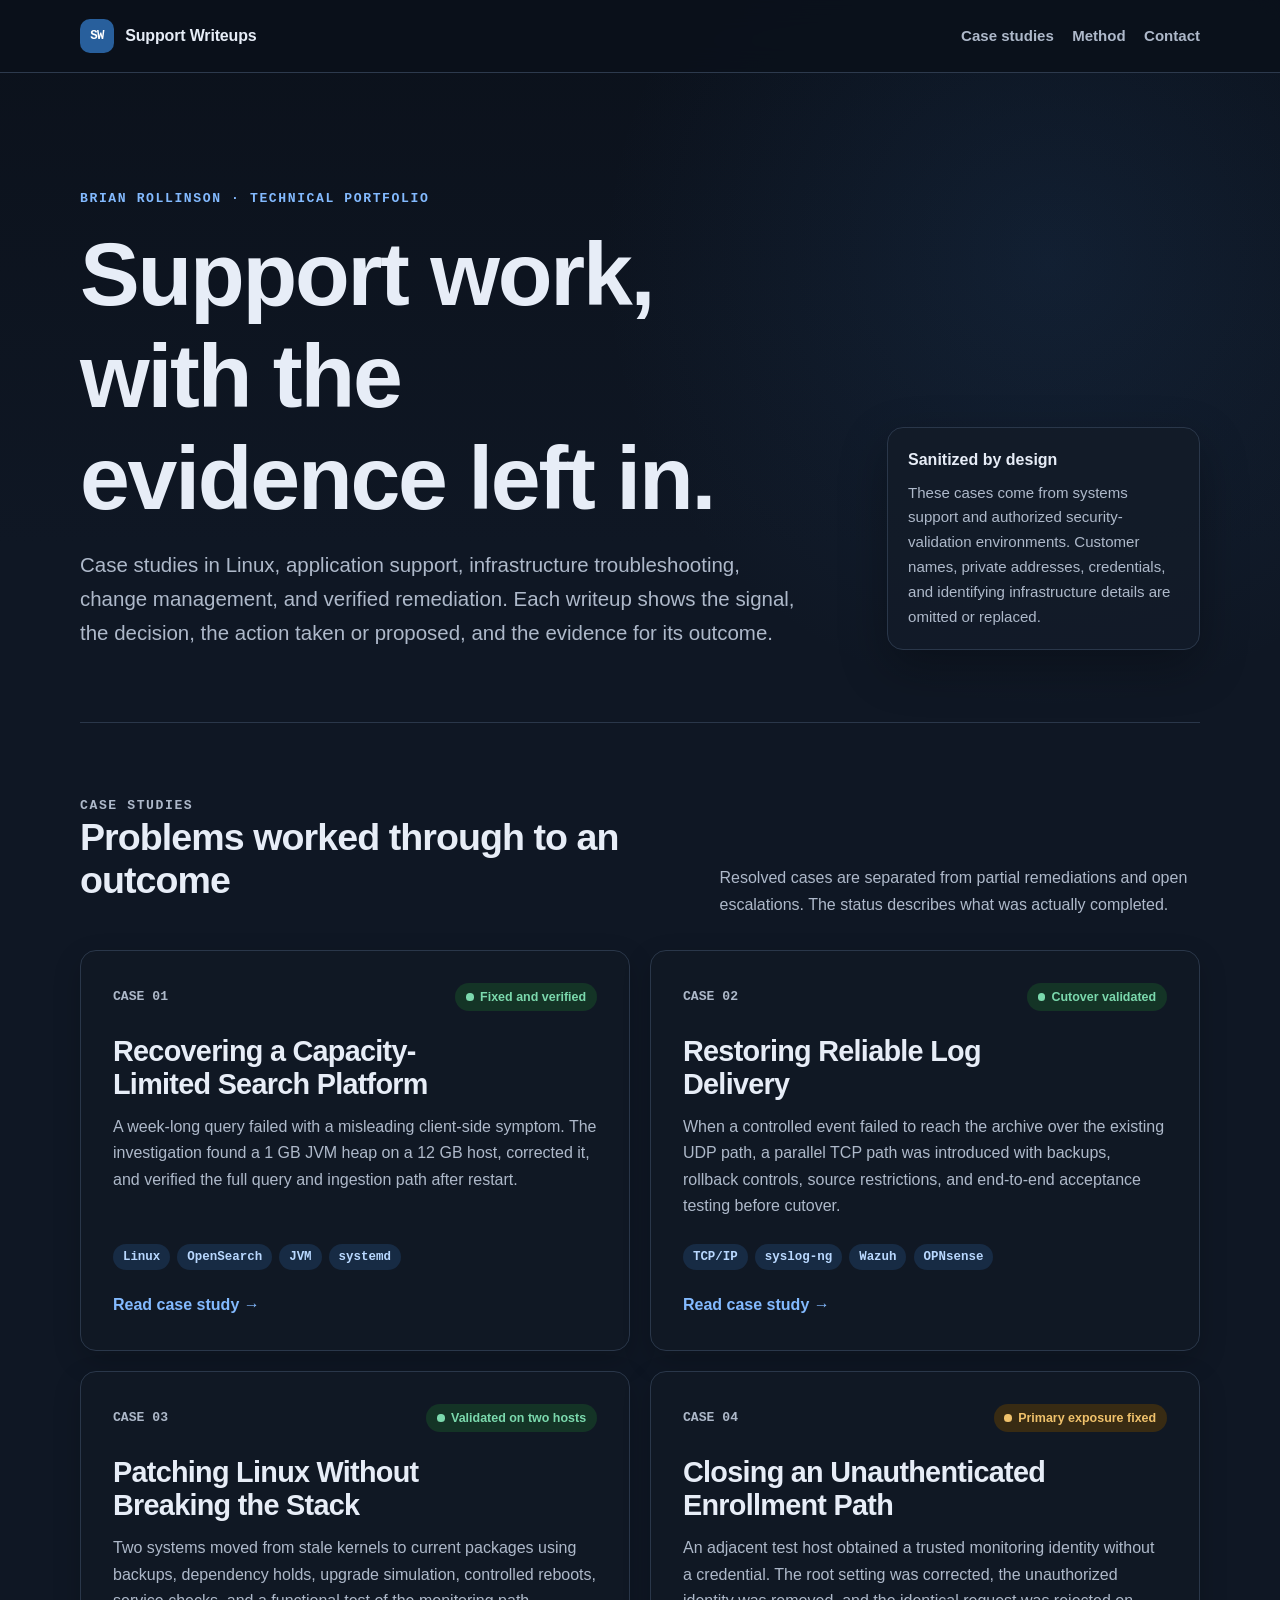
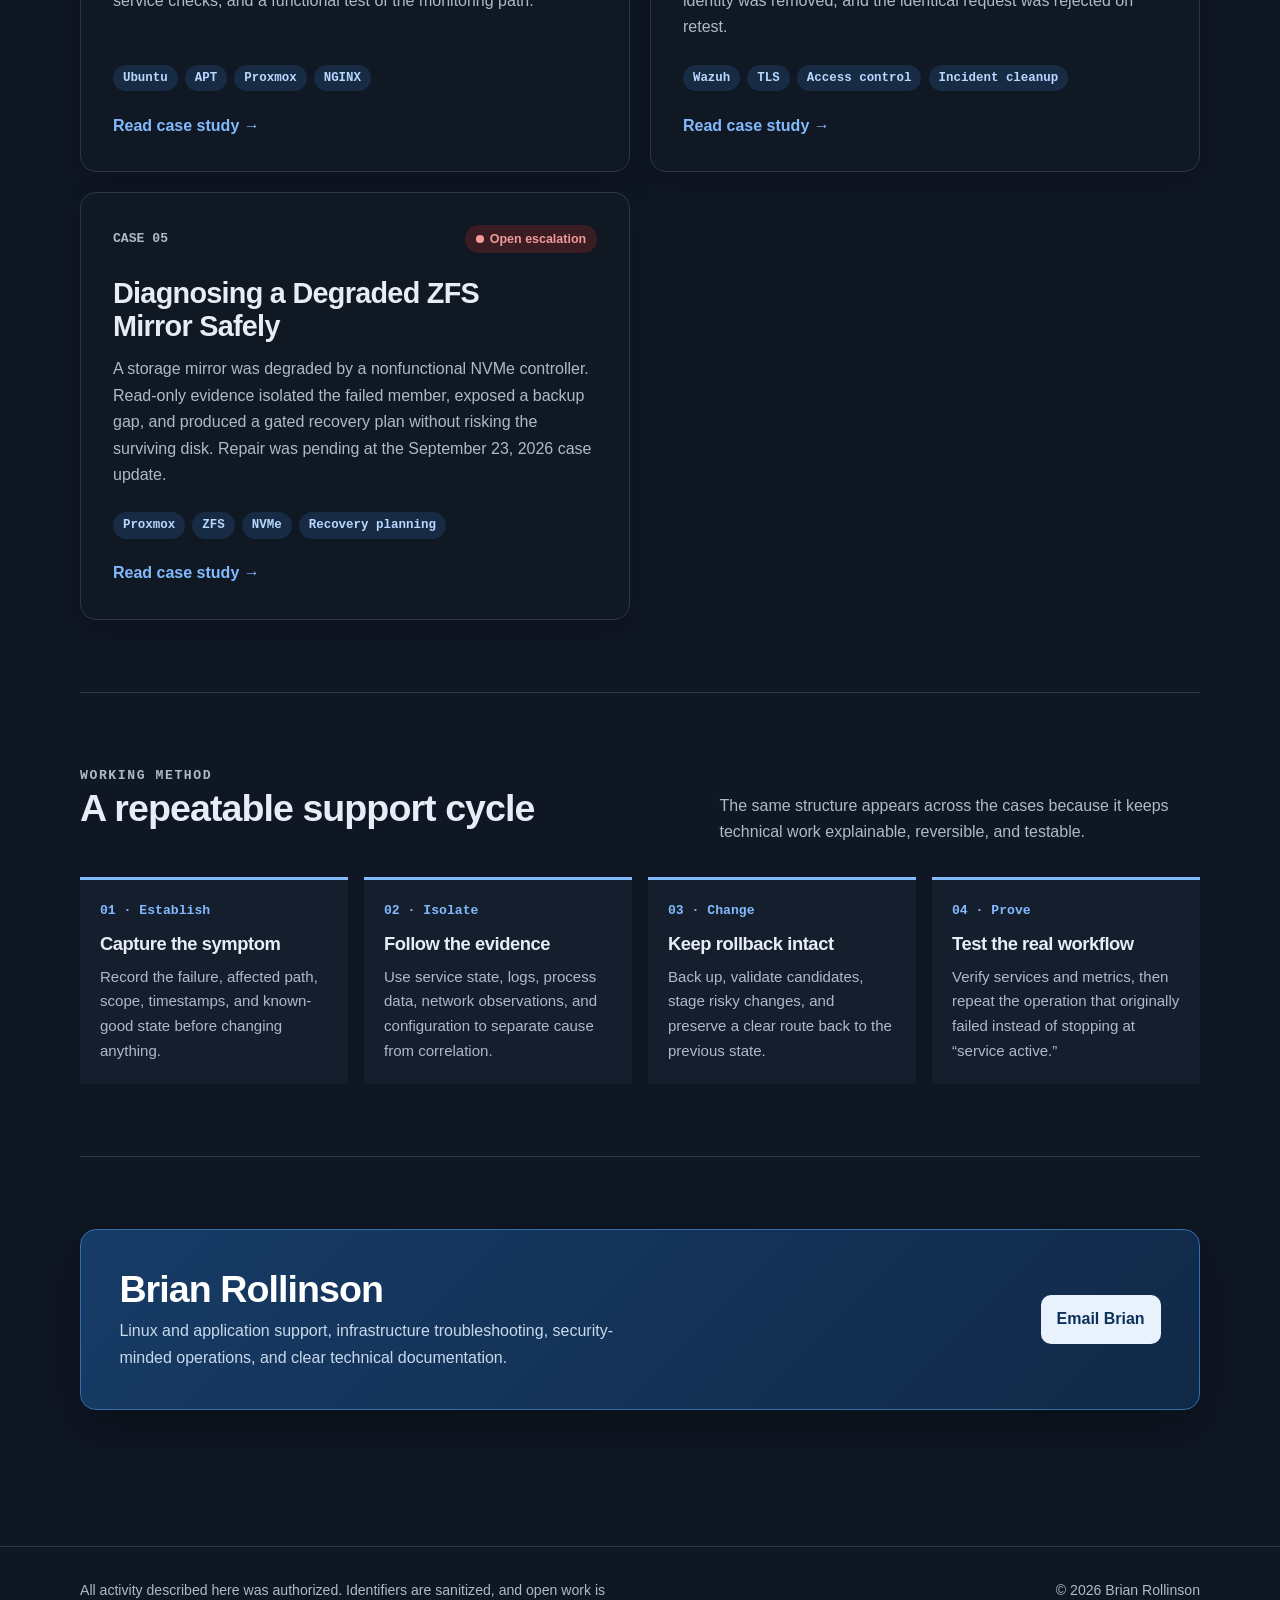
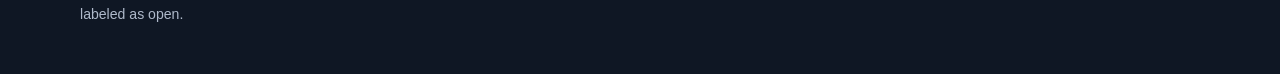
<file: index.html>
<!doctype html>
<html lang="en">
<head>
  <meta charset="utf-8">
  <meta name="viewport" content="width=device-width, initial-scale=1">
  <meta name="description" content="Sanitized technical case studies in Linux, application support, infrastructure troubleshooting, and verified remediation by Brian Rollinson.">
  <title>Support Writeups | Brian Rollinson</title>
  <link rel="icon" type="image/svg+xml" href="favicon.svg">
  <link rel="stylesheet" href="styles.css">
</head>
<body>
  <a class="skip-link" href="#main">Skip to content</a>
  <header class="site-header">
    <nav class="nav" aria-label="Primary navigation">
      <a class="brand" href="index.html" aria-current="page">
        <span class="brand-mark" aria-hidden="true">SW</span>
        <span>Support Writeups</span>
      </a>
      <div class="nav-links">
        <a href="#cases">Case studies</a>
        <a href="#method">Method</a>
        <a href="mailto:brianrolly@icloud.com">Contact</a>
      </div>
    </nav>
  </header>

  <main id="main" class="page">
    <section class="hero" aria-labelledby="hero-title">
      <div>
        <p class="eyebrow">Brian Rollinson · Technical Portfolio</p>
        <h1 id="hero-title">Support work, with the evidence left in.</h1>
        <p class="lede">Case studies in Linux, application support, infrastructure troubleshooting, change management, and verified remediation. Each writeup shows the signal, the decision, the action taken or proposed, and the evidence for its outcome.</p>
      </div>
      <aside class="hero-note" aria-label="Portfolio scope">
        <strong>Sanitized by design</strong>
        <p>These cases come from systems support and authorized security-validation environments. Customer names, private addresses, credentials, and identifying infrastructure details are omitted or replaced.</p>
      </aside>
    </section>

    <section id="cases" class="section" aria-labelledby="cases-title">
      <div class="section-heading">
        <div>
          <p class="eyebrow">Case studies</p>
          <h2 id="cases-title">Problems worked through to an outcome</h2>
        </div>
        <p>Resolved cases are separated from partial remediations and open escalations. The status describes what was actually completed.</p>
      </div>

      <div class="case-grid">
        <a class="case-card" href="indexer-capacity-recovery.html">
          <div class="card-top">
            <span class="case-number">CASE 01</span>
            <span class="status resolved">Fixed and verified</span>
          </div>
          <h3>Recovering a Capacity-Limited Search Platform</h3>
          <p>A week-long query failed with a misleading client-side symptom. The investigation found a 1 GB JVM heap on a 12 GB host, corrected it, and verified the full query and ingestion path after restart.</p>
          <div class="tag-list" aria-label="Technologies">
            <span class="tag">Linux</span>
            <span class="tag">OpenSearch</span>
            <span class="tag">JVM</span>
            <span class="tag">systemd</span>
          </div>
          <span class="read-more">Read case study →</span>
        </a>

        <a class="case-card" href="reliable-log-delivery.html">
          <div class="card-top">
            <span class="case-number">CASE 02</span>
            <span class="status resolved">Cutover validated</span>
          </div>
          <h3>Restoring Reliable Log Delivery</h3>
          <p>When a controlled event failed to reach the archive over the existing UDP path, a parallel TCP path was introduced with backups, rollback controls, source restrictions, and end-to-end acceptance testing before cutover.</p>
          <div class="tag-list" aria-label="Technologies">
            <span class="tag">TCP/IP</span>
            <span class="tag">syslog-ng</span>
            <span class="tag">Wazuh</span>
            <span class="tag">OPNsense</span>
          </div>
          <span class="read-more">Read case study →</span>
        </a>

        <a class="case-card" href="linux-patching-without-service-loss.html">
          <div class="card-top">
            <span class="case-number">CASE 03</span>
            <span class="status resolved">Validated on two hosts</span>
          </div>
          <h3>Patching Linux Without Breaking the Stack</h3>
          <p>Two systems moved from stale kernels to current packages using backups, dependency holds, upgrade simulation, controlled reboots, service checks, and a functional test of the monitoring path.</p>
          <div class="tag-list" aria-label="Technologies">
            <span class="tag">Ubuntu</span>
            <span class="tag">APT</span>
            <span class="tag">Proxmox</span>
            <span class="tag">NGINX</span>
          </div>
          <span class="read-more">Read case study →</span>
        </a>

        <a class="case-card" href="agent-enrollment-remediation.html">
          <div class="card-top">
            <span class="case-number">CASE 04</span>
            <span class="status partial">Primary exposure fixed</span>
          </div>
          <h3>Closing an Unauthenticated Enrollment Path</h3>
          <p>An adjacent test host obtained a trusted monitoring identity without a credential. The root setting was corrected, the unauthorized identity was removed, and the identical request was rejected on retest.</p>
          <div class="tag-list" aria-label="Technologies">
            <span class="tag">Wazuh</span>
            <span class="tag">TLS</span>
            <span class="tag">Access control</span>
            <span class="tag">Incident cleanup</span>
          </div>
          <span class="read-more">Read case study →</span>
        </a>

        <a class="case-card" href="zfs-mirror-incident-triage.html">
          <div class="card-top">
            <span class="case-number">CASE 05</span>
            <span class="status open">Open escalation</span>
          </div>
          <h3>Diagnosing a Degraded ZFS Mirror Safely</h3>
          <p>A storage mirror was degraded by a nonfunctional NVMe controller. Read-only evidence isolated the failed member, exposed a backup gap, and produced a gated recovery plan without risking the surviving disk. Repair was pending at the September 23, 2026 case update.</p>
          <div class="tag-list" aria-label="Technologies">
            <span class="tag">Proxmox</span>
            <span class="tag">ZFS</span>
            <span class="tag">NVMe</span>
            <span class="tag">Recovery planning</span>
          </div>
          <span class="read-more">Read case study →</span>
        </a>
      </div>
    </section>

    <section id="method" class="section" aria-labelledby="method-title">
      <div class="section-heading">
        <div>
          <p class="eyebrow">Working method</p>
          <h2 id="method-title">A repeatable support cycle</h2>
        </div>
        <p>The same structure appears across the cases because it keeps technical work explainable, reversible, and testable.</p>
      </div>
      <div class="method-grid">
        <div class="method-step"><span>01 · Establish</span><h3>Capture the symptom</h3><p>Record the failure, affected path, scope, timestamps, and known-good state before changing anything.</p></div>
        <div class="method-step"><span>02 · Isolate</span><h3>Follow the evidence</h3><p>Use service state, logs, process data, network observations, and configuration to separate cause from correlation.</p></div>
        <div class="method-step"><span>03 · Change</span><h3>Keep rollback intact</h3><p>Back up, validate candidates, stage risky changes, and preserve a clear route back to the previous state.</p></div>
        <div class="method-step"><span>04 · Prove</span><h3>Test the real workflow</h3><p>Verify services and metrics, then repeat the operation that originally failed instead of stopping at “service active.”</p></div>
      </div>
    </section>

    <section class="section" aria-labelledby="contact-title">
      <div class="contact-panel">
        <div>
          <h2 id="contact-title">Brian Rollinson</h2>
          <p>Linux and application support, infrastructure troubleshooting, security-minded operations, and clear technical documentation.</p>
        </div>
        <a class="button" href="mailto:brianrolly@icloud.com">Email Brian</a>
      </div>
    </section>
  </main>

  <footer class="site-footer">
    <div class="footer-inner">
      <p>All activity described here was authorized. Identifiers are sanitized, and open work is labeled as open.</p>
      <p>© 2026 Brian Rollinson</p>
    </div>
  </footer>
</body>
</html>
</file>
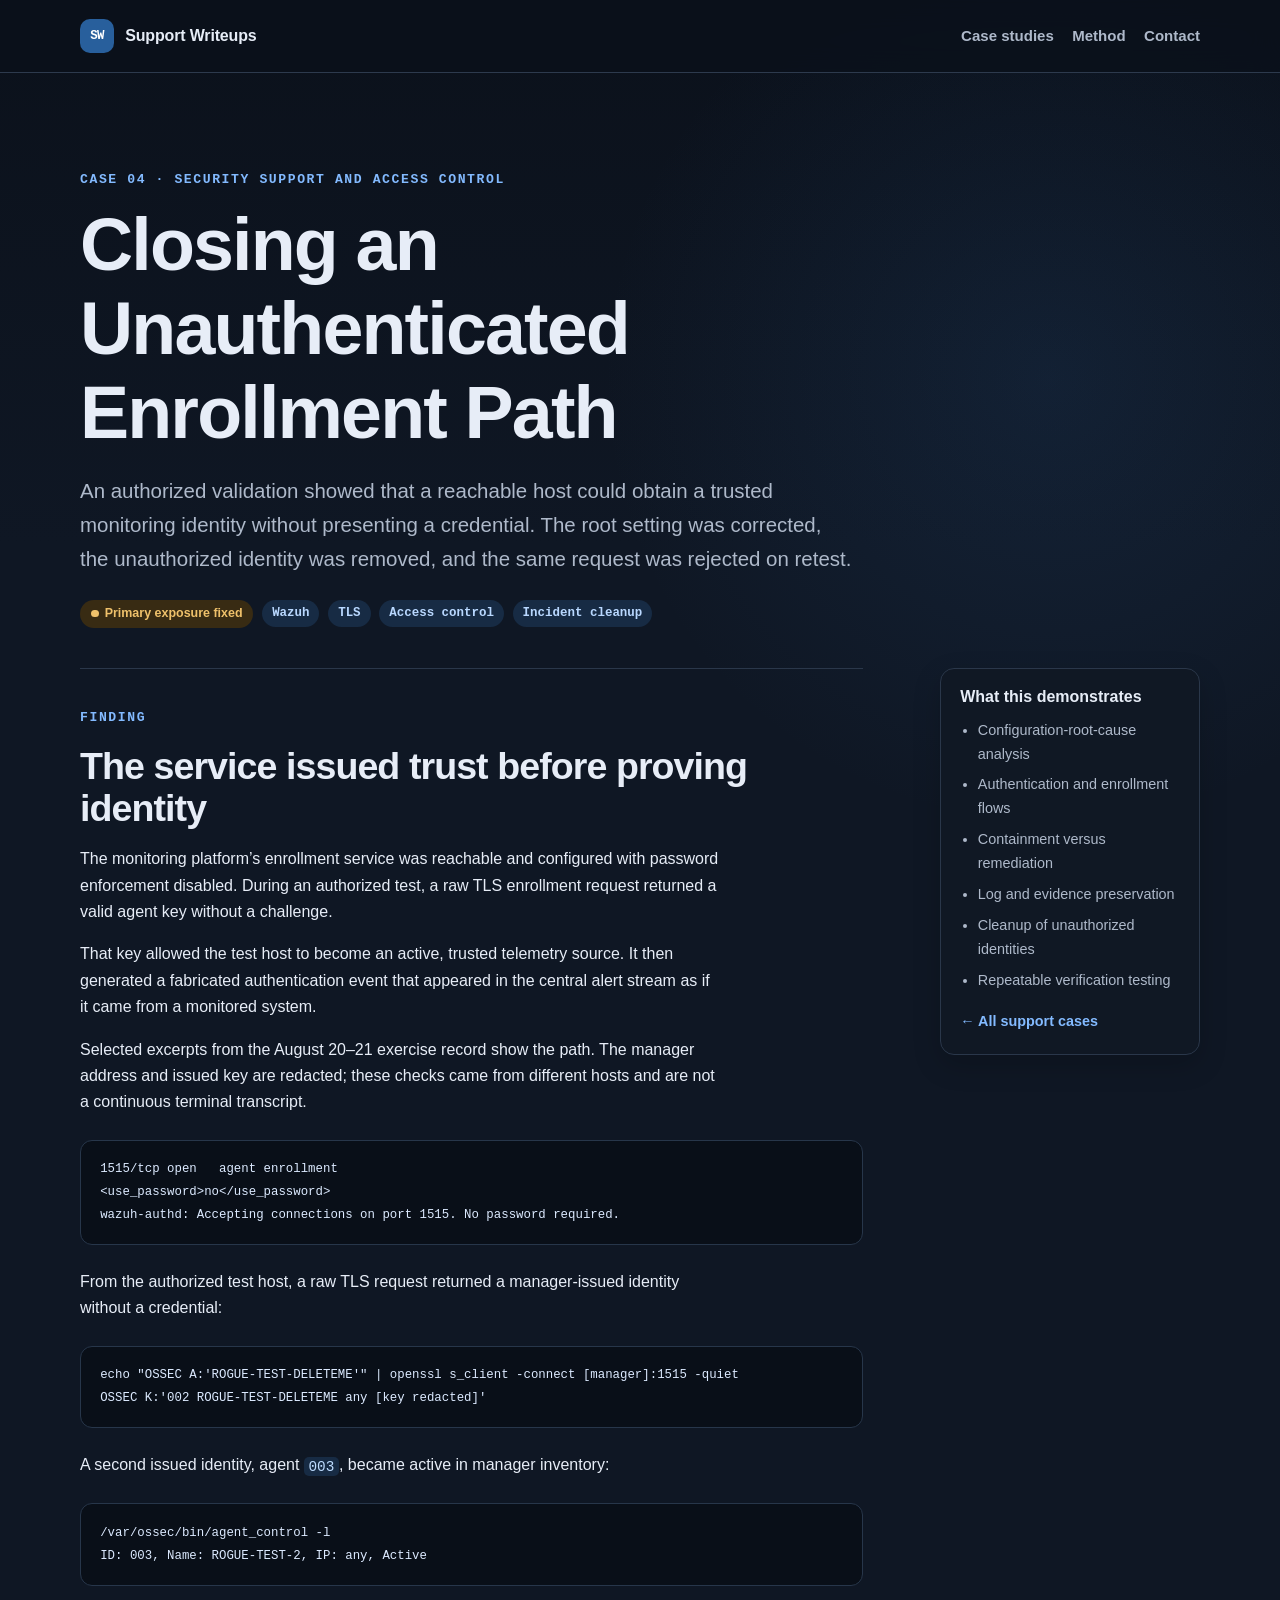
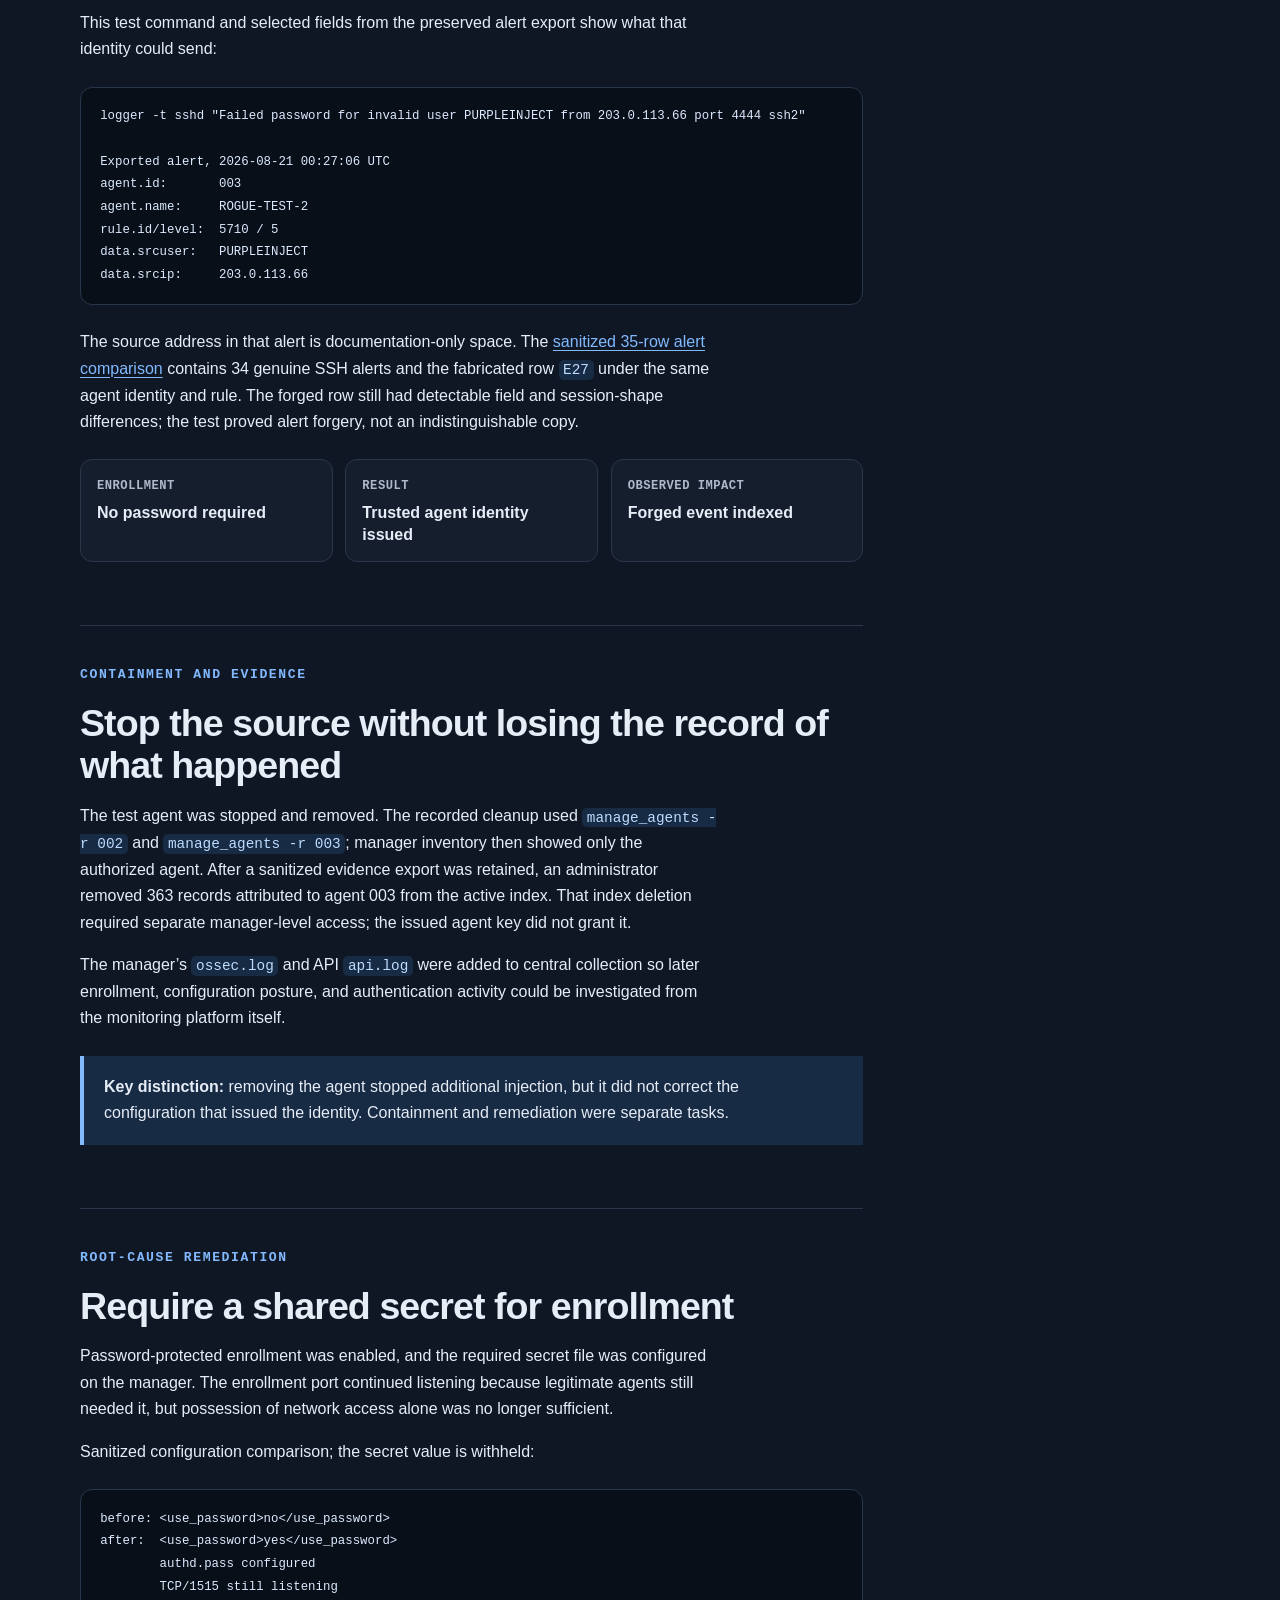
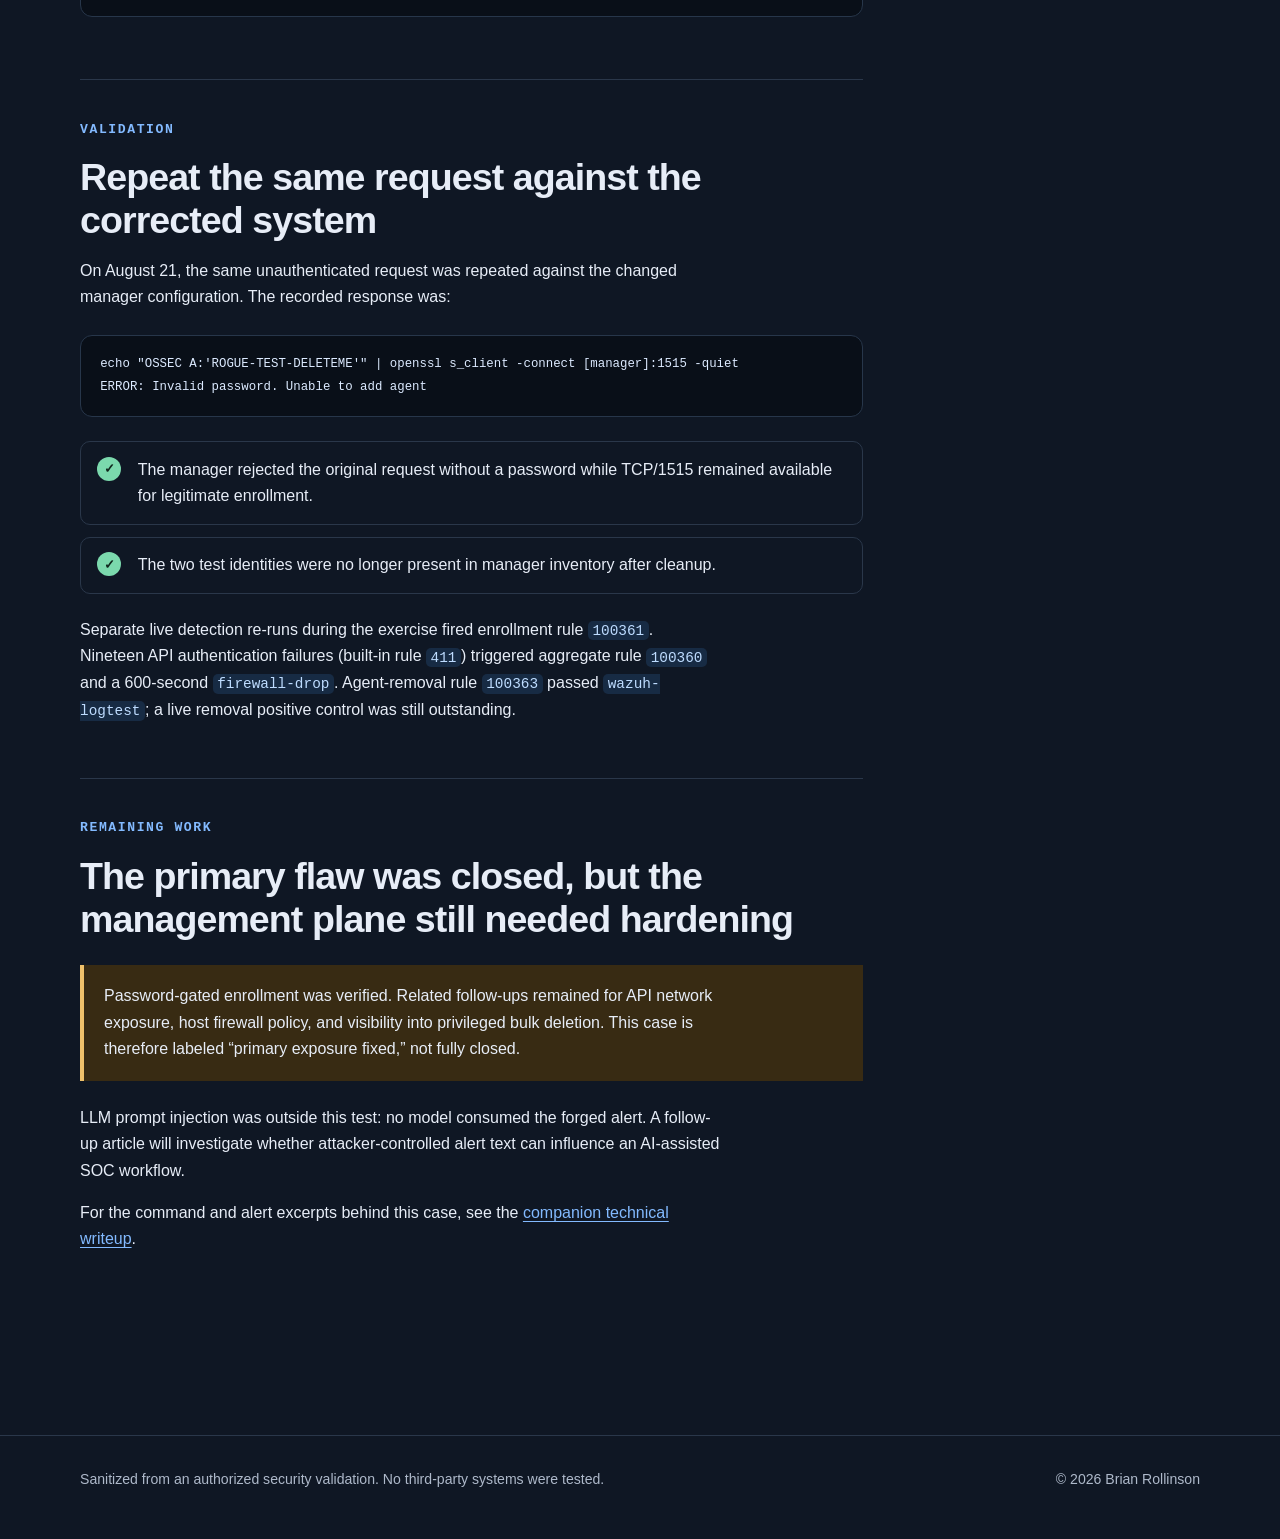
<file: agent-enrollment-remediation.html>
<!doctype html>
<html lang="en">
<head>
  <meta charset="utf-8">
  <meta name="viewport" content="width=device-width, initial-scale=1">
  <meta name="description" content="A security support case study: closing an unauthenticated agent-enrollment path, cleaning up the resulting records, and verifying the fix.">
  <title>Closing an Unauthenticated Enrollment Path | Support Writeups</title>
  <link rel="icon" type="image/svg+xml" href="favicon.svg">
  <link rel="stylesheet" href="styles.css">
</head>
<body>
  <a class="skip-link" href="#main">Skip to content</a>
  <header class="site-header">
    <nav class="nav" aria-label="Primary navigation">
      <a class="brand" href="index.html"><span class="brand-mark" aria-hidden="true">SW</span><span>Support Writeups</span></a>
      <div class="nav-links"><a href="index.html#cases">Case studies</a><a href="index.html#method">Method</a><a href="mailto:brianrolly@icloud.com">Contact</a></div>
    </nav>
  </header>

  <main id="main" class="page">
    <header class="article-hero">
      <p class="eyebrow">Case 04 · Security Support and Access Control</p>
      <h1>Closing an Unauthenticated Enrollment Path</h1>
      <p class="lede">An authorized validation showed that a reachable host could obtain a trusted monitoring identity without presenting a credential. The root setting was corrected, the unauthorized identity was removed, and the same request was rejected on retest.</p>
      <div class="meta-row">
        <span class="status partial">Primary exposure fixed</span>
        <span class="tag">Wazuh</span><span class="tag">TLS</span><span class="tag">Access control</span><span class="tag">Incident cleanup</span>
      </div>
    </header>

    <div class="article-layout">
      <article class="article">
        <section>
          <p class="eyebrow">Finding</p>
          <h2>The service issued trust before proving identity</h2>
          <p>The monitoring platform’s enrollment service was reachable and configured with password enforcement disabled. During an authorized test, a raw TLS enrollment request returned a valid agent key without a challenge.</p>
          <p>That key allowed the test host to become an active, trusted telemetry source. It then generated a fabricated authentication event that appeared in the central alert stream as if it came from a monitored system.</p>
          <p>Selected excerpts from the August 20–21 exercise record show the path. The manager address and issued key are redacted; these checks came from different hosts and are not a continuous terminal transcript.</p>
          <pre><code>1515/tcp open   agent enrollment
&lt;use_password&gt;no&lt;/use_password&gt;
wazuh-authd: Accepting connections on port 1515. No password required.</code></pre>
          <p>From the authorized test host, a raw TLS request returned a manager-issued identity without a credential:</p>
          <pre><code>echo "OSSEC A:'ROGUE-TEST-DELETEME'" | openssl s_client -connect [manager]:1515 -quiet
OSSEC K:'002 ROGUE-TEST-DELETEME any [key redacted]'</code></pre>
          <p>A second issued identity, agent <code>003</code>, became active in manager inventory:</p>
          <pre><code>/var/ossec/bin/agent_control -l
ID: 003, Name: ROGUE-TEST-2, IP: any, Active</code></pre>
          <p>This test command and selected fields from the preserved alert export show what that identity could send:</p>
          <pre><code>logger -t sshd "Failed password for invalid user PURPLEINJECT from 203.0.113.66 port 4444 ssh2"

Exported alert, 2026-08-21 00:27:06 UTC
agent.id:       003
agent.name:     ROGUE-TEST-2
rule.id/level:  5710 / 5
data.srcuser:   PURPLEINJECT
data.srcip:     203.0.113.66</code></pre>
          <p>The source address in that alert is documentation-only space. The <a href="https://brianrolly.github.io/soc-lab-writeups/rogue-agent-event-comparison-sanitized.csv">sanitized 35-row alert comparison</a> contains 34 genuine SSH alerts and the fabricated row <code>E27</code> under the same agent identity and rule. The forged row still had detectable field and session-shape differences; the test proved alert forgery, not an indistinguishable copy.</p>
          <div class="fact-grid">
            <div class="fact"><span>Enrollment</span><strong>No password required</strong></div>
            <div class="fact"><span>Result</span><strong>Trusted agent identity issued</strong></div>
            <div class="fact"><span>Observed impact</span><strong>Forged event indexed</strong></div>
          </div>
        </section>

        <section>
          <p class="eyebrow">Containment and evidence</p>
          <h2>Stop the source without losing the record of what happened</h2>
          <p>The test agent was stopped and removed. The recorded cleanup used <code>manage_agents -r 002</code> and <code>manage_agents -r 003</code>; manager inventory then showed only the authorized agent. After a sanitized evidence export was retained, an administrator removed 363 records attributed to agent 003 from the active index. That index deletion required separate manager-level access; the issued agent key did not grant it.</p>
          <p>The manager’s <code>ossec.log</code> and API <code>api.log</code> were added to central collection so later enrollment, configuration posture, and authentication activity could be investigated from the monitoring platform itself.</p>
          <div class="callout"><p><strong>Key distinction:</strong> removing the agent stopped additional injection, but it did not correct the configuration that issued the identity. Containment and remediation were separate tasks.</p></div>
        </section>

        <section>
          <p class="eyebrow">Root-cause remediation</p>
          <h2>Require a shared secret for enrollment</h2>
          <p>Password-protected enrollment was enabled, and the required secret file was configured on the manager. The enrollment port continued listening because legitimate agents still needed it, but possession of network access alone was no longer sufficient.</p>
          <p>Sanitized configuration comparison; the secret value is withheld:</p>
          <pre><code>before: &lt;use_password&gt;no&lt;/use_password&gt;
after:  &lt;use_password&gt;yes&lt;/use_password&gt;
        authd.pass configured
        TCP/1515 still listening</code></pre>
        </section>

        <section>
          <p class="eyebrow">Validation</p>
          <h2>Repeat the same request against the corrected system</h2>
          <p>On August 21, the same unauthenticated request was repeated against the changed manager configuration. The recorded response was:</p>
          <pre><code>echo "OSSEC A:'ROGUE-TEST-DELETEME'" | openssl s_client -connect [manager]:1515 -quiet
ERROR: Invalid password. Unable to add agent</code></pre>
          <div class="result-list">
            <div class="result"><span class="result-mark">✓</span><div>The manager rejected the original request without a password while TCP/1515 remained available for legitimate enrollment.</div></div>
            <div class="result"><span class="result-mark">✓</span><div>The two test identities were no longer present in manager inventory after cleanup.</div></div>
          </div>
          <p>Separate live detection re-runs during the exercise fired enrollment rule <code>100361</code>. Nineteen API authentication failures (built-in rule <code>411</code>) triggered aggregate rule <code>100360</code> and a 600-second <code>firewall-drop</code>. Agent-removal rule <code>100363</code> passed <code>wazuh-logtest</code>; a live removal positive control was still outstanding.</p>
        </section>

        <section>
          <p class="eyebrow">Remaining work</p>
          <h2>The primary flaw was closed, but the management plane still needed hardening</h2>
          <div class="callout warning"><p>Password-gated enrollment was verified. Related follow-ups remained for API network exposure, host firewall policy, and visibility into privileged bulk deletion. This case is therefore labeled “primary exposure fixed,” not fully closed.</p></div>
          <p>LLM prompt injection was outside this test: no model consumed the forged alert. A follow-up article will investigate whether attacker-controlled alert text can influence an AI-assisted SOC workflow.</p>
          <p>For the command and alert excerpts behind this case, see the <a href="https://brianrolly.github.io/soc-lab-writeups/rogue-agent-log-injection.html">companion technical writeup</a>.</p>
        </section>
      </article>

      <aside class="article-aside" aria-label="Case summary">
        <h2>What this demonstrates</h2>
        <ul>
          <li>Configuration-root-cause analysis</li>
          <li>Authentication and enrollment flows</li>
          <li>Containment versus remediation</li>
          <li>Log and evidence preservation</li>
          <li>Cleanup of unauthorized identities</li>
          <li>Repeatable verification testing</li>
        </ul>
        <a class="back" href="index.html#cases">← All support cases</a>
      </aside>
    </div>
  </main>

  <footer class="site-footer"><div class="footer-inner"><p>Sanitized from an authorized security validation. No third-party systems were tested.</p><p>© 2026 Brian Rollinson</p></div></footer>
</body>
</html>
</file>
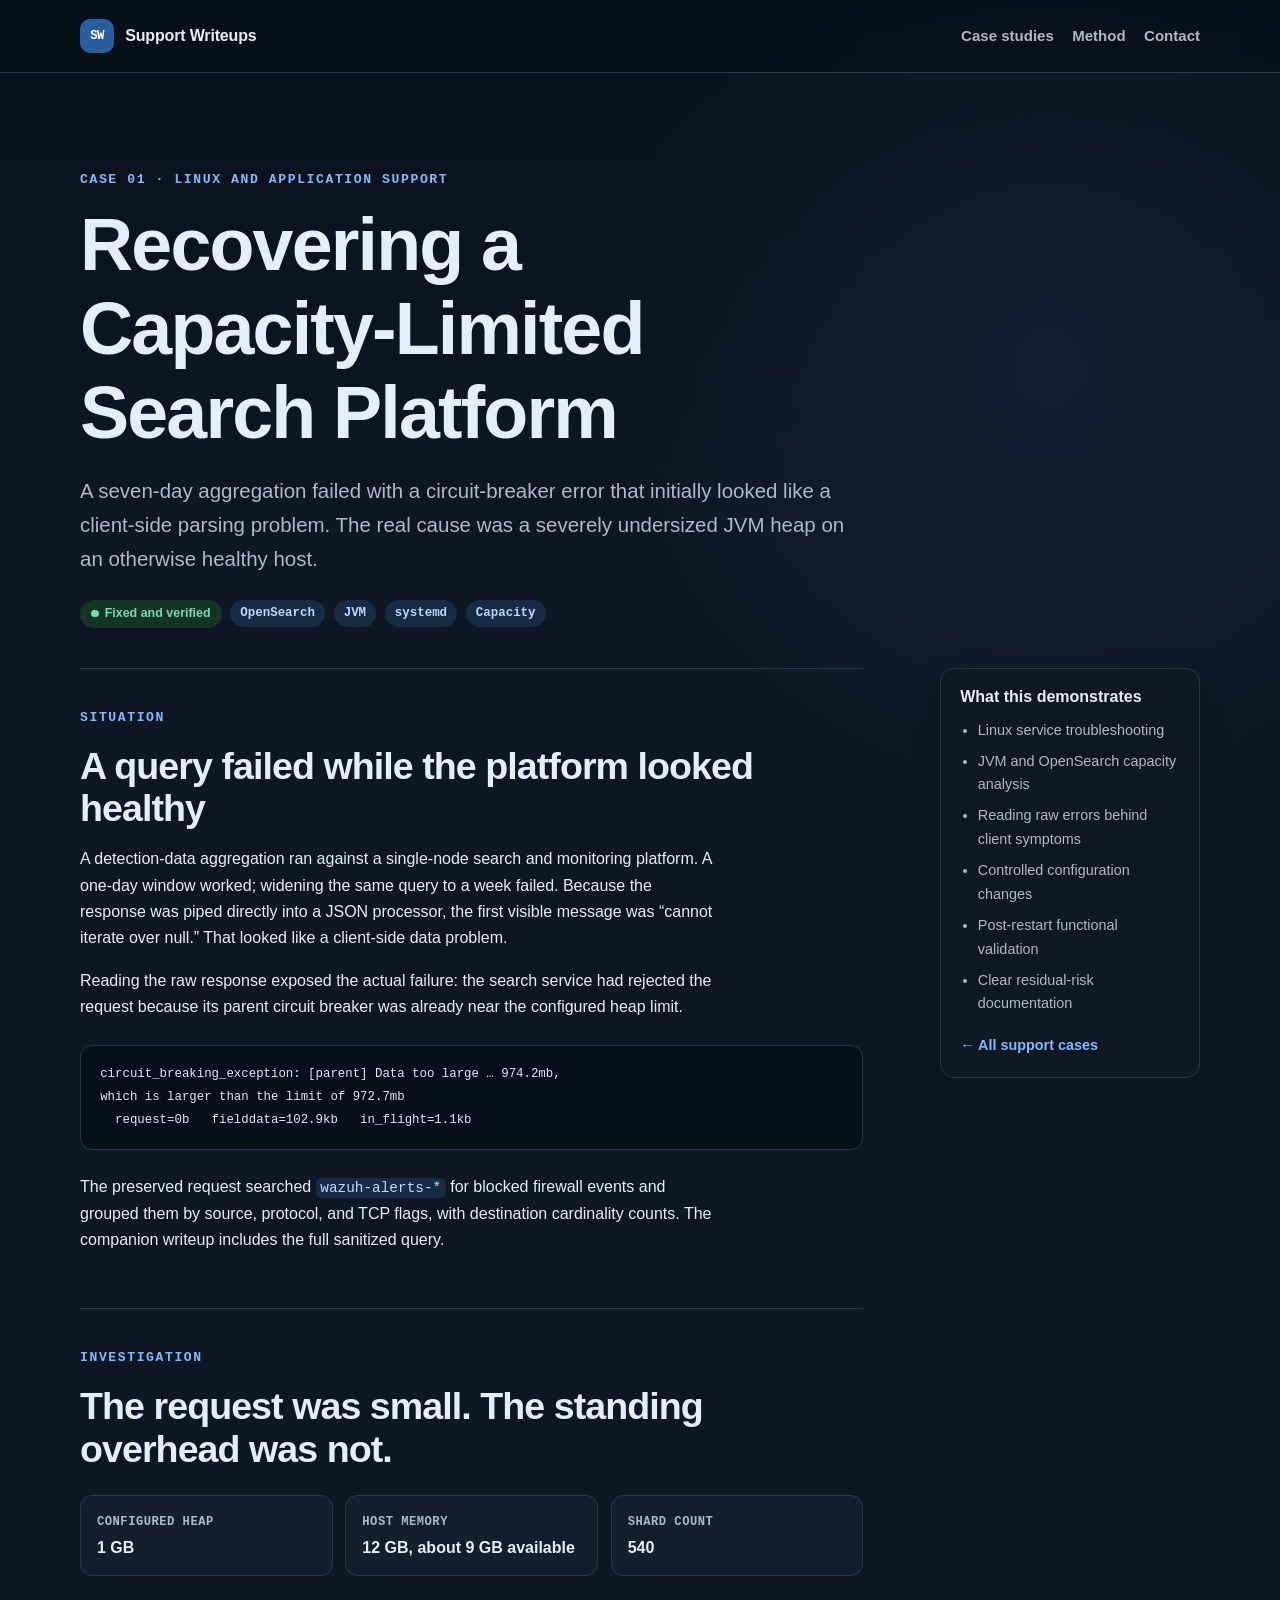
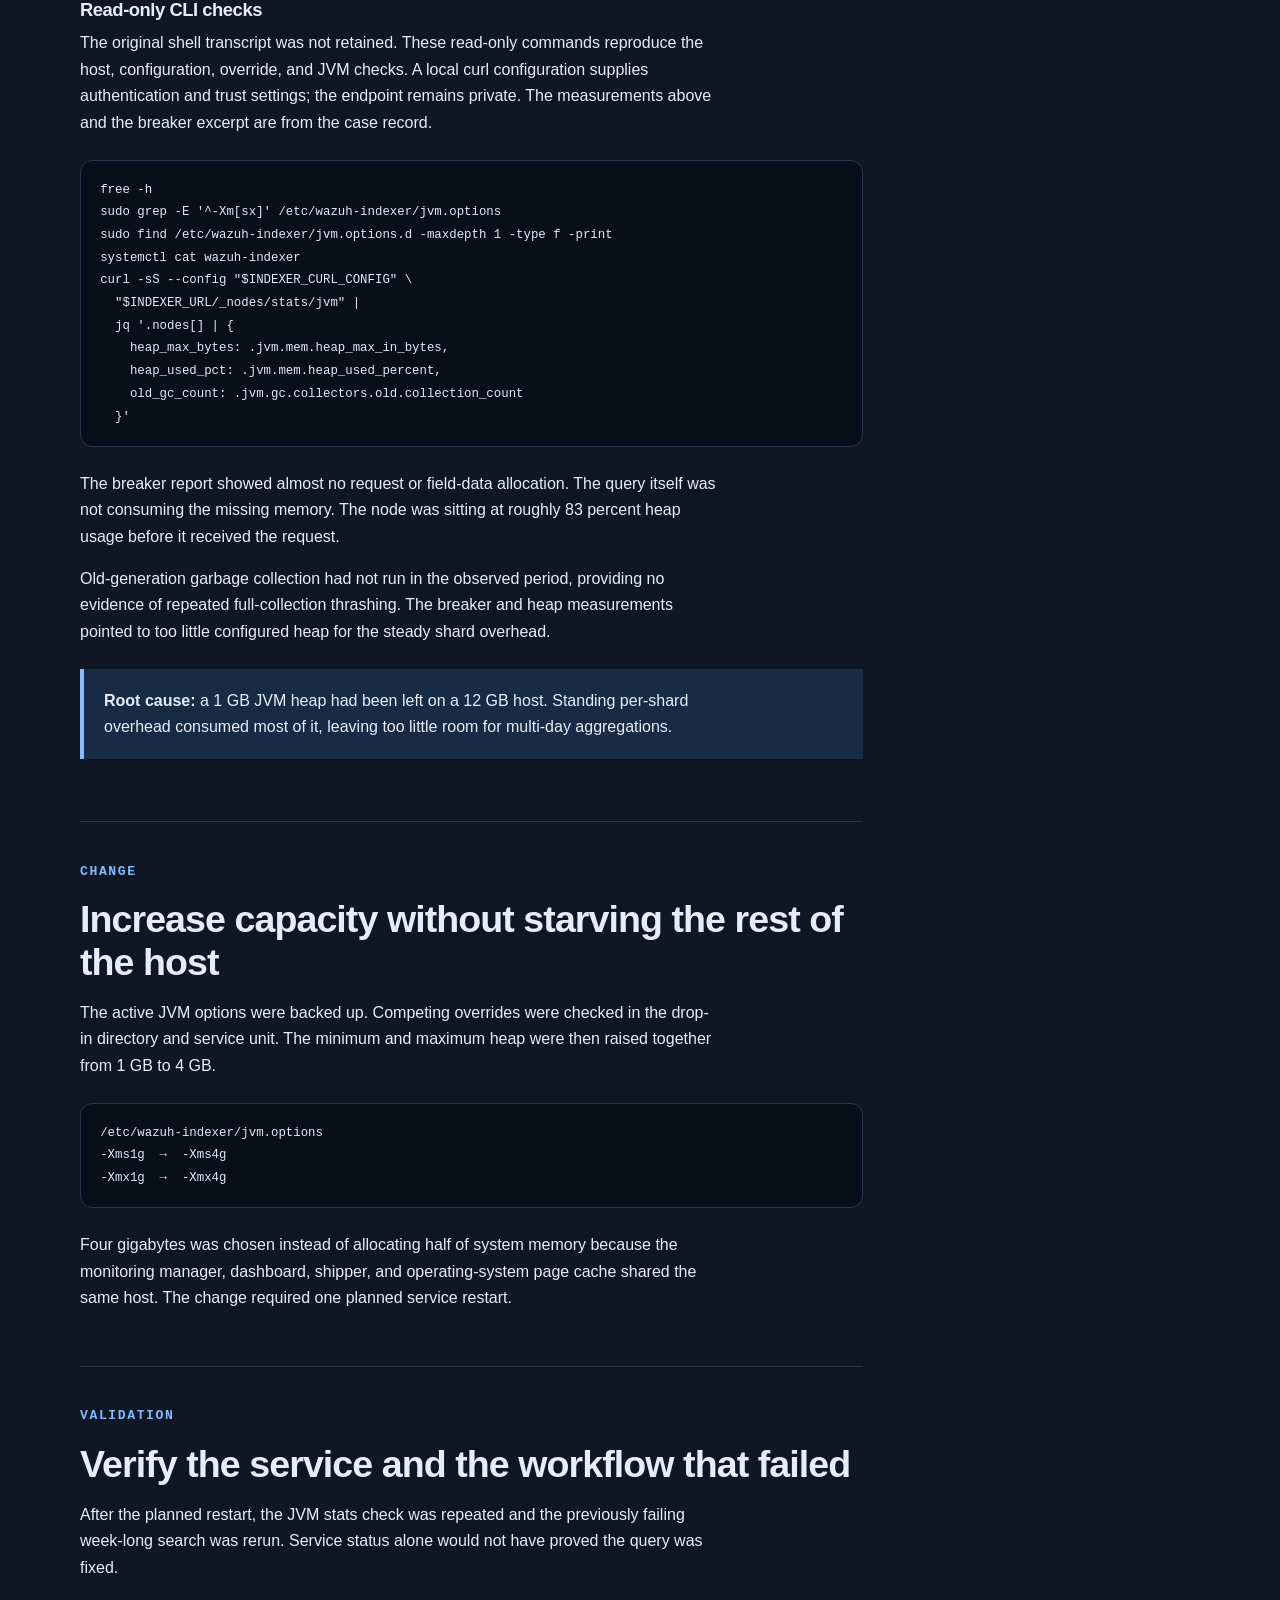
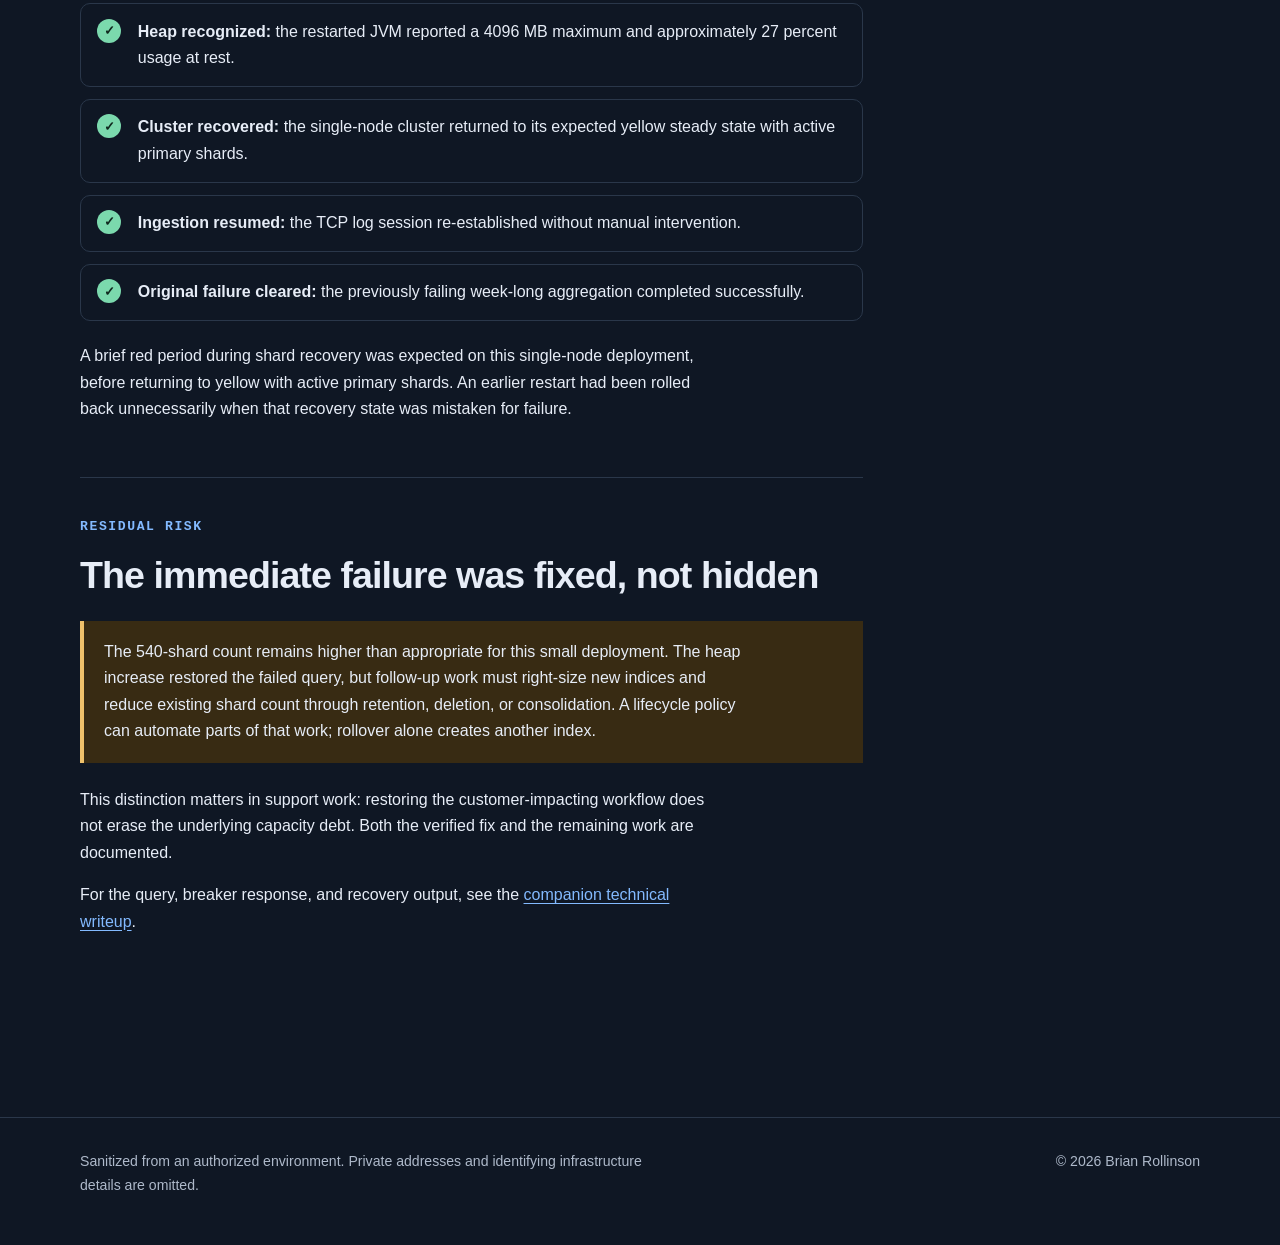
<file: indexer-capacity-recovery.html>
<!doctype html>
<html lang="en">
<head>
  <meta charset="utf-8">
  <meta name="viewport" content="width=device-width, initial-scale=1">
  <meta name="description" content="A Linux and OpenSearch support case study: diagnosing a circuit-breaker failure, resizing the JVM heap, and verifying platform recovery.">
  <title>Recovering a Capacity-Limited Search Platform | Support Writeups</title>
  <link rel="icon" type="image/svg+xml" href="favicon.svg">
  <link rel="stylesheet" href="styles.css">
</head>
<body>
  <a class="skip-link" href="#main">Skip to content</a>
  <header class="site-header">
    <nav class="nav" aria-label="Primary navigation">
      <a class="brand" href="index.html"><span class="brand-mark" aria-hidden="true">SW</span><span>Support Writeups</span></a>
      <div class="nav-links"><a href="index.html#cases">Case studies</a><a href="index.html#method">Method</a><a href="mailto:brianrolly@icloud.com">Contact</a></div>
    </nav>
  </header>

  <main id="main" class="page">
    <header class="article-hero">
      <p class="eyebrow">Case 01 · Linux and Application Support</p>
      <h1>Recovering a Capacity-Limited Search Platform</h1>
      <p class="lede">A seven-day aggregation failed with a circuit-breaker error that initially looked like a client-side parsing problem. The real cause was a severely undersized JVM heap on an otherwise healthy host.</p>
      <div class="meta-row">
        <span class="status resolved">Fixed and verified</span>
        <span class="tag">OpenSearch</span><span class="tag">JVM</span><span class="tag">systemd</span><span class="tag">Capacity</span>
      </div>
    </header>

    <div class="article-layout">
      <article class="article">
        <section>
          <p class="eyebrow">Situation</p>
          <h2>A query failed while the platform looked healthy</h2>
          <p>A detection-data aggregation ran against a single-node search and monitoring platform. A one-day window worked; widening the same query to a week failed. Because the response was piped directly into a JSON processor, the first visible message was “cannot iterate over null.” That looked like a client-side data problem.</p>
          <p>Reading the raw response exposed the actual failure: the search service had rejected the request because its parent circuit breaker was already near the configured heap limit.</p>
          <pre><code>circuit_breaking_exception: [parent] Data too large … 974.2mb,
which is larger than the limit of 972.7mb
  request=0b   fielddata=102.9kb   in_flight=1.1kb</code></pre>
          <p>The preserved request searched <code>wazuh-alerts-*</code> for blocked firewall events and grouped them by source, protocol, and TCP flags, with destination cardinality counts. The companion writeup includes the full sanitized query.</p>
        </section>

        <section>
          <p class="eyebrow">Investigation</p>
          <h2>The request was small. The standing overhead was not.</h2>
          <div class="fact-grid">
            <div class="fact"><span>Configured heap</span><strong>1 GB</strong></div>
            <div class="fact"><span>Host memory</span><strong>12 GB, about 9 GB available</strong></div>
            <div class="fact"><span>Shard count</span><strong>540</strong></div>
          </div>
          <h3>Read-only CLI checks</h3>
          <p>The original shell transcript was not retained. These read-only commands reproduce the host, configuration, override, and JVM checks. A local curl configuration supplies authentication and trust settings; the endpoint remains private. The measurements above and the breaker excerpt are from the case record.</p>
          <pre><code>free -h
sudo grep -E '^-Xm[sx]' /etc/wazuh-indexer/jvm.options
sudo find /etc/wazuh-indexer/jvm.options.d -maxdepth 1 -type f -print
systemctl cat wazuh-indexer
curl -sS --config "$INDEXER_CURL_CONFIG" \
  "$INDEXER_URL/_nodes/stats/jvm" |
  jq '.nodes[] | {
    heap_max_bytes: .jvm.mem.heap_max_in_bytes,
    heap_used_pct: .jvm.mem.heap_used_percent,
    old_gc_count: .jvm.gc.collectors.old.collection_count
  }'</code></pre>
          <p>The breaker report showed almost no request or field-data allocation. The query itself was not consuming the missing memory. The node was sitting at roughly 83 percent heap usage before it received the request.</p>
          <p>Old-generation garbage collection had not run in the observed period, providing no evidence of repeated full-collection thrashing. The breaker and heap measurements pointed to too little configured heap for the steady shard overhead.</p>
          <div class="callout"><p><strong>Root cause:</strong> a 1 GB JVM heap had been left on a 12 GB host. Standing per-shard overhead consumed most of it, leaving too little room for multi-day aggregations.</p></div>
        </section>

        <section>
          <p class="eyebrow">Change</p>
          <h2>Increase capacity without starving the rest of the host</h2>
          <p>The active JVM options were backed up. Competing overrides were checked in the drop-in directory and service unit. The minimum and maximum heap were then raised together from 1 GB to 4 GB.</p>
          <pre><code>/etc/wazuh-indexer/jvm.options
-Xms1g  →  -Xms4g
-Xmx1g  →  -Xmx4g</code></pre>
          <p>Four gigabytes was chosen instead of allocating half of system memory because the monitoring manager, dashboard, shipper, and operating-system page cache shared the same host. The change required one planned service restart.</p>
        </section>

        <section>
          <p class="eyebrow">Validation</p>
          <h2>Verify the service and the workflow that failed</h2>
          <p>After the planned restart, the JVM stats check was repeated and the previously failing week-long search was rerun. Service status alone would not have proved the query was fixed.</p>
          <div class="result-list">
            <div class="result"><span class="result-mark">✓</span><div><strong>Heap recognized:</strong> the restarted JVM reported a 4096 MB maximum and approximately 27 percent usage at rest.</div></div>
            <div class="result"><span class="result-mark">✓</span><div><strong>Cluster recovered:</strong> the single-node cluster returned to its expected yellow steady state with active primary shards.</div></div>
            <div class="result"><span class="result-mark">✓</span><div><strong>Ingestion resumed:</strong> the TCP log session re-established without manual intervention.</div></div>
            <div class="result"><span class="result-mark">✓</span><div><strong>Original failure cleared:</strong> the previously failing week-long aggregation completed successfully.</div></div>
          </div>
          <p>A brief red period during shard recovery was expected on this single-node deployment, before returning to yellow with active primary shards. An earlier restart had been rolled back unnecessarily when that recovery state was mistaken for failure.</p>
        </section>

        <section>
          <p class="eyebrow">Residual risk</p>
          <h2>The immediate failure was fixed, not hidden</h2>
          <div class="callout warning"><p>The 540-shard count remains higher than appropriate for this small deployment. The heap increase restored the failed query, but follow-up work must right-size new indices and reduce existing shard count through retention, deletion, or consolidation. A lifecycle policy can automate parts of that work; rollover alone creates another index.</p></div>
          <p>This distinction matters in support work: restoring the customer-impacting workflow does not erase the underlying capacity debt. Both the verified fix and the remaining work are documented.</p>
          <p>For the query, breaker response, and recovery output, see the <a href="https://brianrolly.github.io/soc-lab-writeups/indexer-heap-undersizing.html">companion technical writeup</a>.</p>
        </section>
      </article>

      <aside class="article-aside" aria-label="Case summary">
        <h2>What this demonstrates</h2>
        <ul>
          <li>Linux service troubleshooting</li>
          <li>JVM and OpenSearch capacity analysis</li>
          <li>Reading raw errors behind client symptoms</li>
          <li>Controlled configuration changes</li>
          <li>Post-restart functional validation</li>
          <li>Clear residual-risk documentation</li>
        </ul>
        <a class="back" href="index.html#cases">← All support cases</a>
      </aside>
    </div>
  </main>

  <footer class="site-footer"><div class="footer-inner"><p>Sanitized from an authorized environment. Private addresses and identifying infrastructure details are omitted.</p><p>© 2026 Brian Rollinson</p></div></footer>
</body>
</html>
</file>
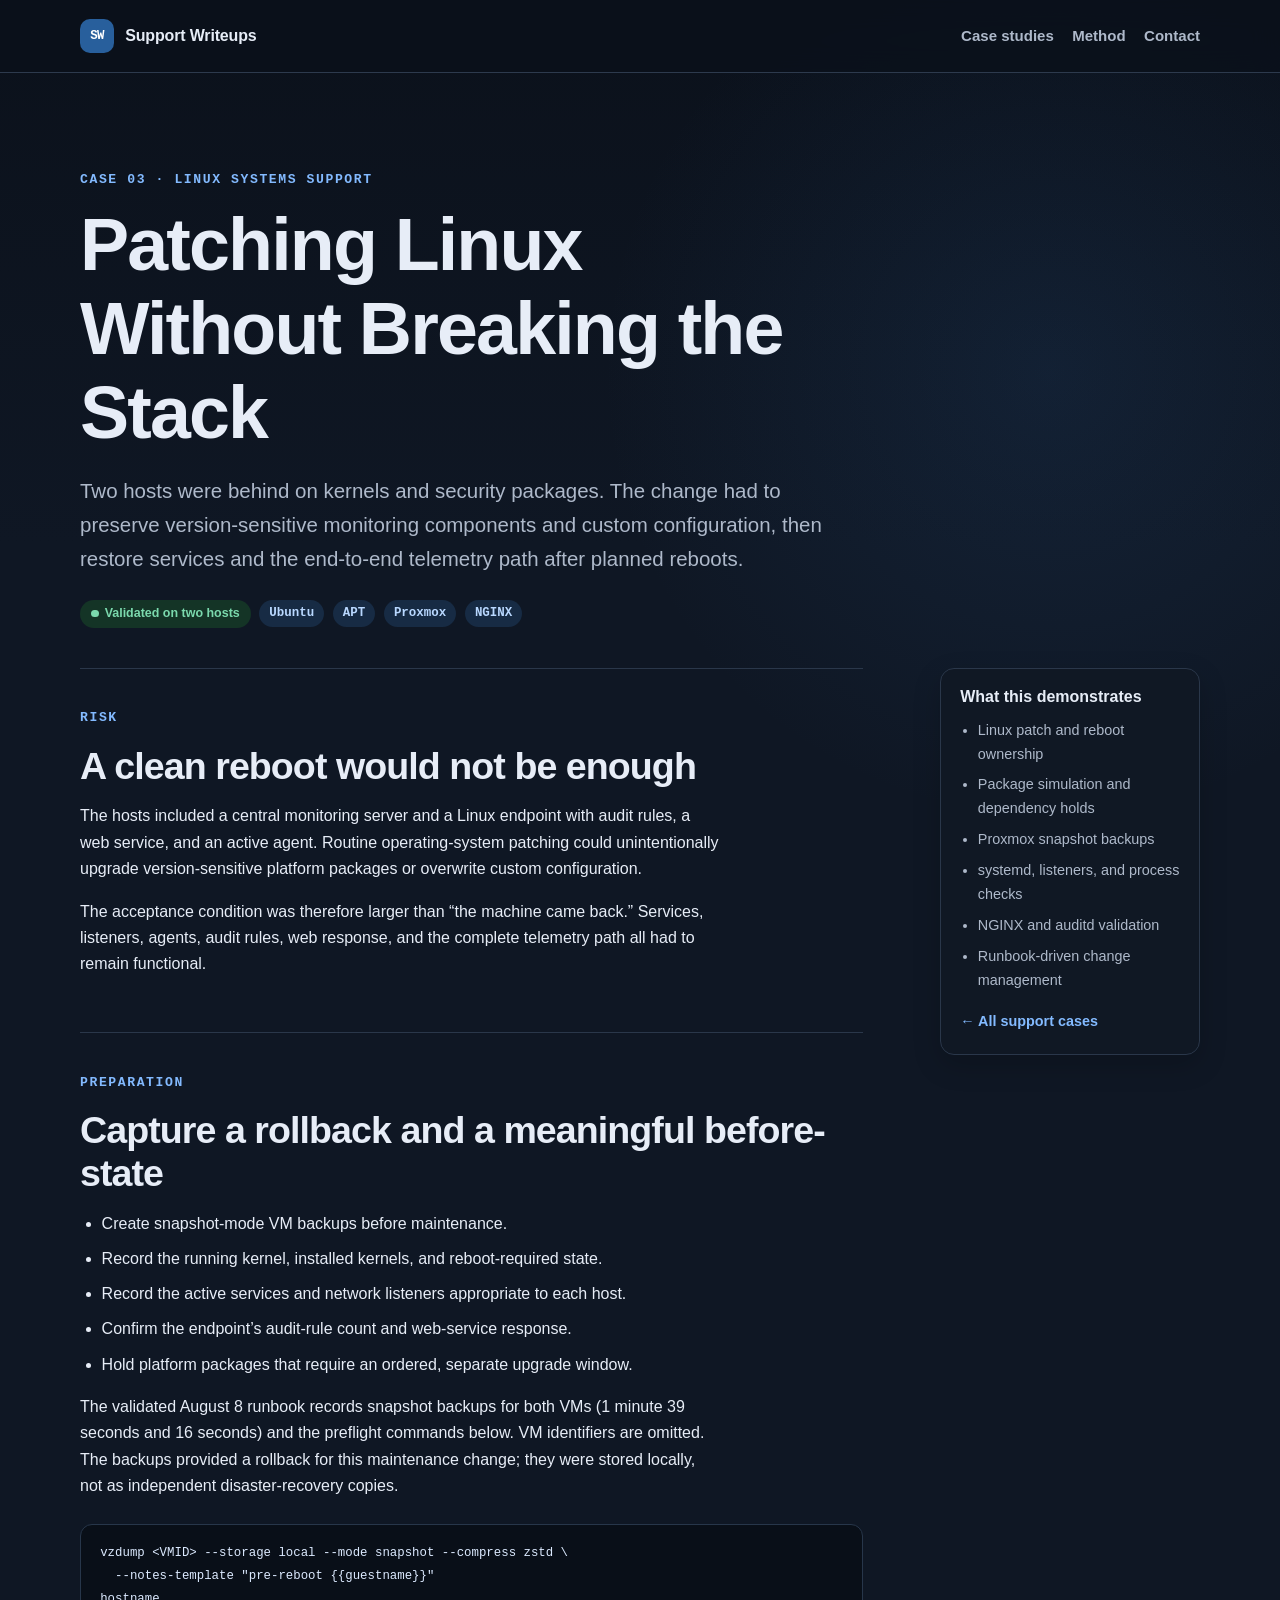
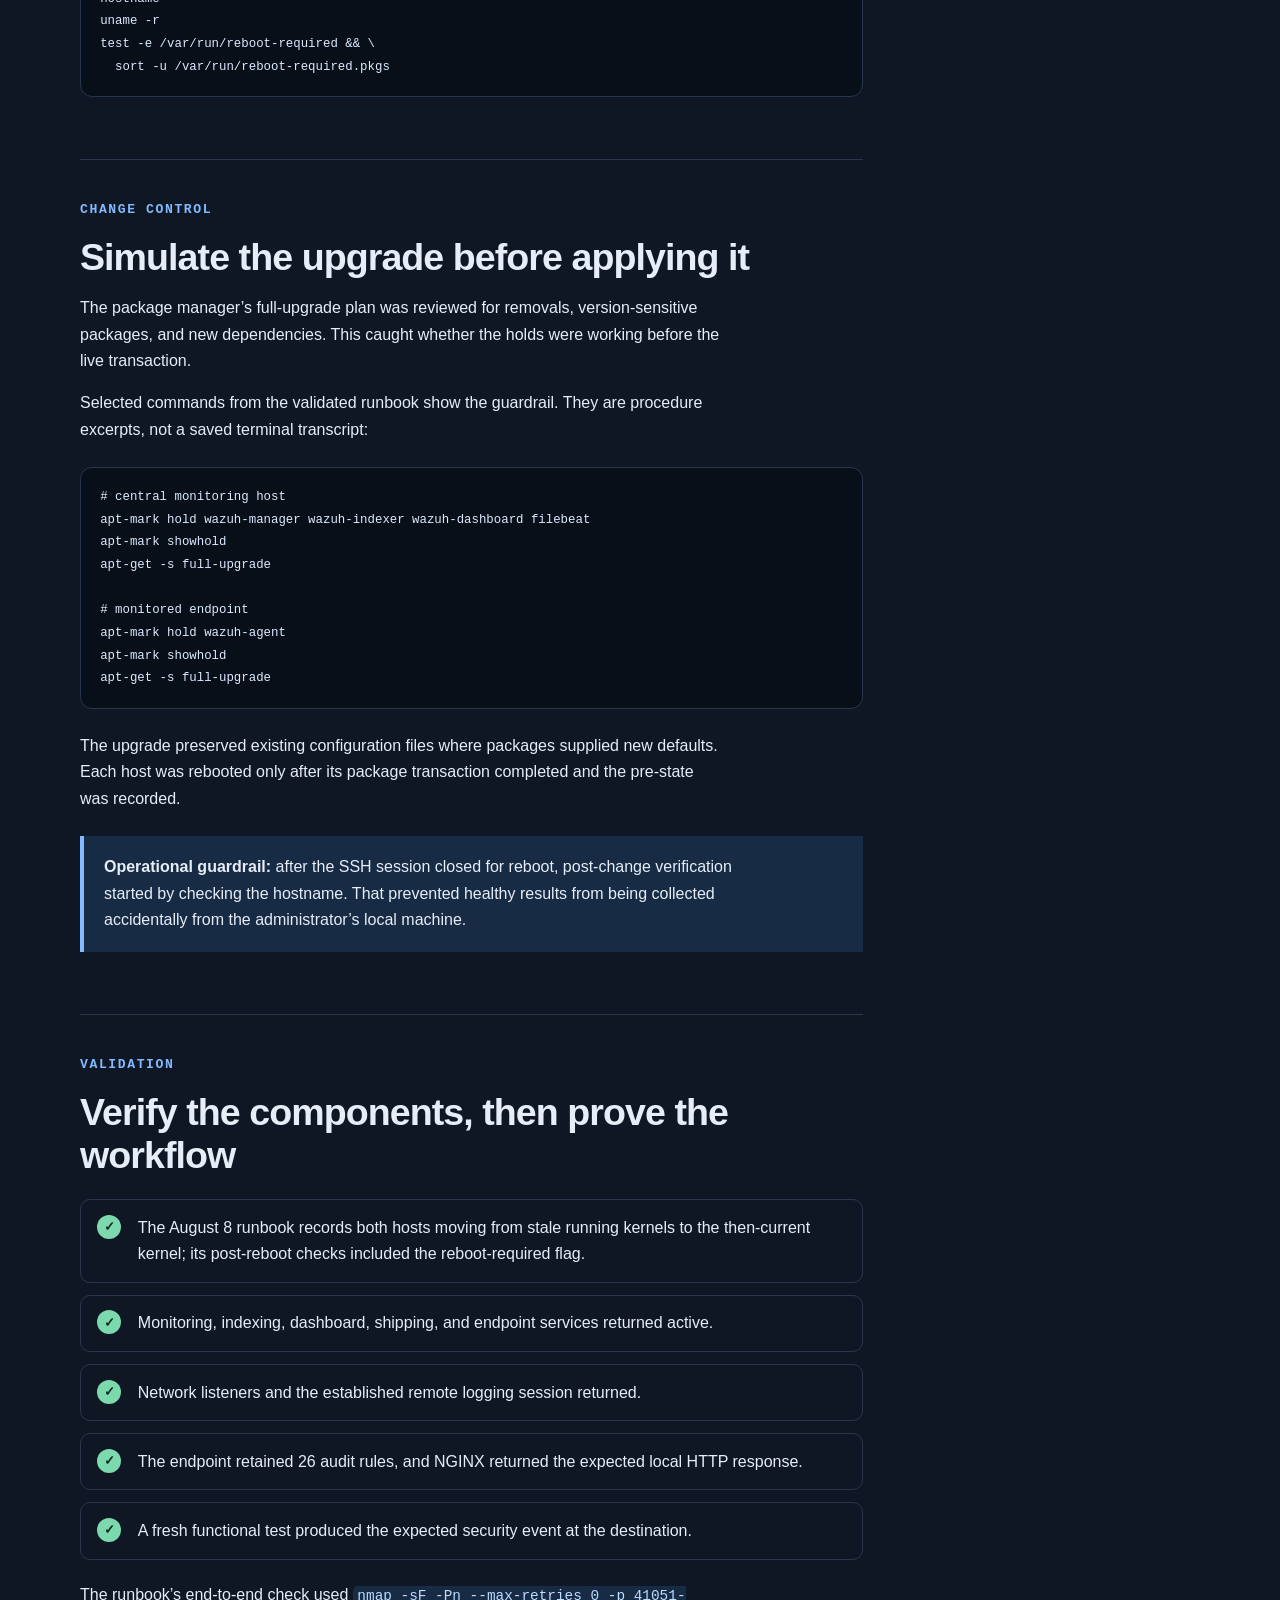
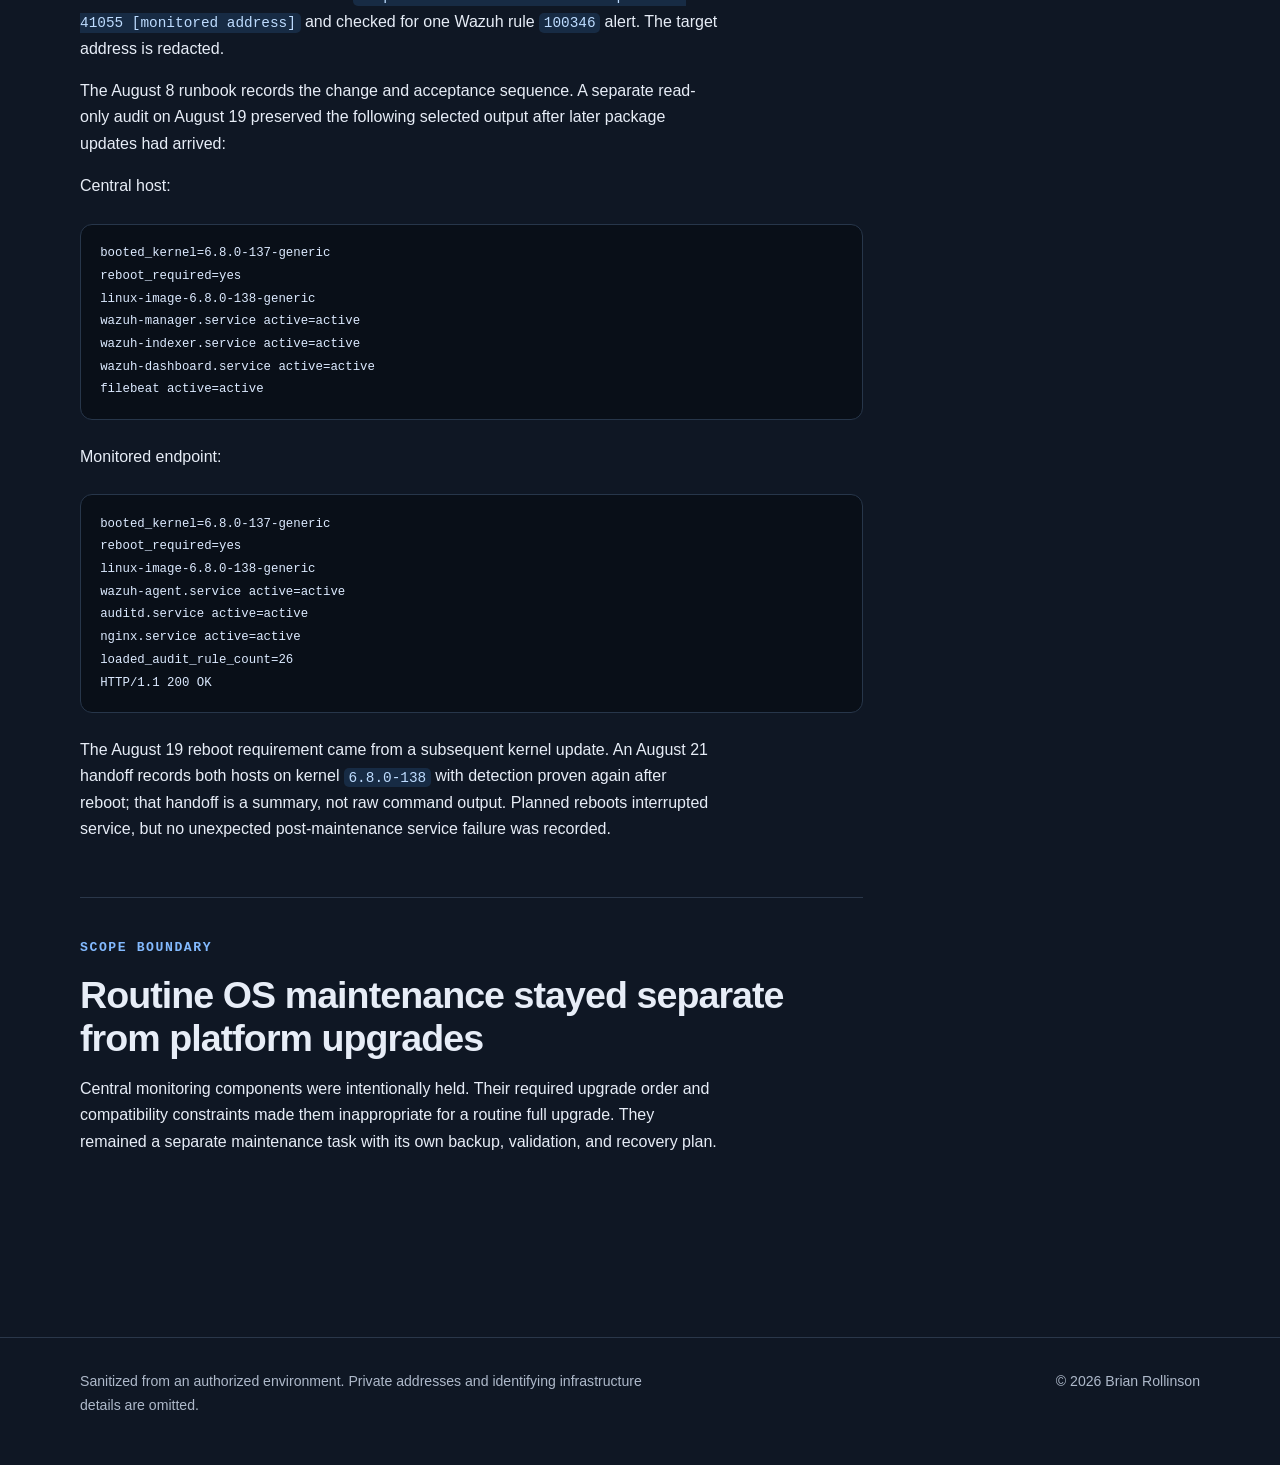
<file: linux-patching-without-service-loss.html>
<!doctype html>
<html lang="en">
<head>
  <meta charset="utf-8">
  <meta name="viewport" content="width=device-width, initial-scale=1">
  <meta name="description" content="A Linux systems support case study: patching and rebooting two hosts while restoring services and telemetry, with a documented rollback path.">
  <title>Patching Linux Without Breaking the Stack | Support Writeups</title>
  <link rel="icon" type="image/svg+xml" href="favicon.svg">
  <link rel="stylesheet" href="styles.css">
</head>
<body>
  <a class="skip-link" href="#main">Skip to content</a>
  <header class="site-header">
    <nav class="nav" aria-label="Primary navigation">
      <a class="brand" href="index.html"><span class="brand-mark" aria-hidden="true">SW</span><span>Support Writeups</span></a>
      <div class="nav-links"><a href="index.html#cases">Case studies</a><a href="index.html#method">Method</a><a href="mailto:brianrolly@icloud.com">Contact</a></div>
    </nav>
  </header>

  <main id="main" class="page">
    <header class="article-hero">
      <p class="eyebrow">Case 03 · Linux Systems Support</p>
      <h1>Patching Linux Without Breaking the Stack</h1>
      <p class="lede">Two hosts were behind on kernels and security packages. The change had to preserve version-sensitive monitoring components and custom configuration, then restore services and the end-to-end telemetry path after planned reboots.</p>
      <div class="meta-row">
        <span class="status resolved">Validated on two hosts</span>
        <span class="tag">Ubuntu</span><span class="tag">APT</span><span class="tag">Proxmox</span><span class="tag">NGINX</span>
      </div>
    </header>

    <div class="article-layout">
      <article class="article">
        <section>
          <p class="eyebrow">Risk</p>
          <h2>A clean reboot would not be enough</h2>
          <p>The hosts included a central monitoring server and a Linux endpoint with audit rules, a web service, and an active agent. Routine operating-system patching could unintentionally upgrade version-sensitive platform packages or overwrite custom configuration.</p>
          <p>The acceptance condition was therefore larger than “the machine came back.” Services, listeners, agents, audit rules, web response, and the complete telemetry path all had to remain functional.</p>
        </section>

        <section>
          <p class="eyebrow">Preparation</p>
          <h2>Capture a rollback and a meaningful before-state</h2>
          <ul>
            <li>Create snapshot-mode VM backups before maintenance.</li>
            <li>Record the running kernel, installed kernels, and reboot-required state.</li>
            <li>Record the active services and network listeners appropriate to each host.</li>
            <li>Confirm the endpoint’s audit-rule count and web-service response.</li>
            <li>Hold platform packages that require an ordered, separate upgrade window.</li>
          </ul>
          <p>The validated August 8 runbook records snapshot backups for both VMs (1 minute 39 seconds and 16 seconds) and the preflight commands below. VM identifiers are omitted. The backups provided a rollback for this maintenance change; they were stored locally, not as independent disaster-recovery copies.</p>
          <pre><code>vzdump &lt;VMID&gt; --storage local --mode snapshot --compress zstd \
  --notes-template "pre-reboot {{guestname}}"
hostname
uname -r
test -e /var/run/reboot-required &amp;&amp; \
  sort -u /var/run/reboot-required.pkgs</code></pre>
        </section>

        <section>
          <p class="eyebrow">Change control</p>
          <h2>Simulate the upgrade before applying it</h2>
          <p>The package manager’s full-upgrade plan was reviewed for removals, version-sensitive packages, and new dependencies. This caught whether the holds were working before the live transaction.</p>
          <p>Selected commands from the validated runbook show the guardrail. They are procedure excerpts, not a saved terminal transcript:</p>
          <pre><code># central monitoring host
apt-mark hold wazuh-manager wazuh-indexer wazuh-dashboard filebeat
apt-mark showhold
apt-get -s full-upgrade

# monitored endpoint
apt-mark hold wazuh-agent
apt-mark showhold
apt-get -s full-upgrade</code></pre>
          <p>The upgrade preserved existing configuration files where packages supplied new defaults. Each host was rebooted only after its package transaction completed and the pre-state was recorded.</p>
          <div class="callout"><p><strong>Operational guardrail:</strong> after the SSH session closed for reboot, post-change verification started by checking the hostname. That prevented healthy results from being collected accidentally from the administrator’s local machine.</p></div>
        </section>

        <section>
          <p class="eyebrow">Validation</p>
          <h2>Verify the components, then prove the workflow</h2>
          <div class="result-list">
            <div class="result"><span class="result-mark">✓</span><div>The August 8 runbook records both hosts moving from stale running kernels to the then-current kernel; its post-reboot checks included the reboot-required flag.</div></div>
            <div class="result"><span class="result-mark">✓</span><div>Monitoring, indexing, dashboard, shipping, and endpoint services returned active.</div></div>
            <div class="result"><span class="result-mark">✓</span><div>Network listeners and the established remote logging session returned.</div></div>
            <div class="result"><span class="result-mark">✓</span><div>The endpoint retained 26 audit rules, and NGINX returned the expected local HTTP response.</div></div>
            <div class="result"><span class="result-mark">✓</span><div>A fresh functional test produced the expected security event at the destination.</div></div>
          </div>
          <p>The runbook’s end-to-end check used <code>nmap -sF -Pn --max-retries 0 -p 41051-41055 [monitored address]</code> and checked for one Wazuh rule <code>100346</code> alert. The target address is redacted.</p>
          <p>The August 8 runbook records the change and acceptance sequence. A separate read-only audit on August 19 preserved the following selected output after later package updates had arrived:</p>
          <p>Central host:</p>
          <pre><code>booted_kernel=6.8.0-137-generic
reboot_required=yes
linux-image-6.8.0-138-generic
wazuh-manager.service active=active
wazuh-indexer.service active=active
wazuh-dashboard.service active=active
filebeat active=active</code></pre>
          <p>Monitored endpoint:</p>
          <pre><code>booted_kernel=6.8.0-137-generic
reboot_required=yes
linux-image-6.8.0-138-generic
wazuh-agent.service active=active
auditd.service active=active
nginx.service active=active
loaded_audit_rule_count=26
HTTP/1.1 200 OK</code></pre>
          <p>The August 19 reboot requirement came from a subsequent kernel update. An August 21 handoff records both hosts on kernel <code>6.8.0-138</code> with detection proven again after reboot; that handoff is a summary, not raw command output. Planned reboots interrupted service, but no unexpected post-maintenance service failure was recorded.</p>
        </section>

        <section>
          <p class="eyebrow">Scope boundary</p>
          <h2>Routine OS maintenance stayed separate from platform upgrades</h2>
          <p>Central monitoring components were intentionally held. Their required upgrade order and compatibility constraints made them inappropriate for a routine full upgrade. They remained a separate maintenance task with its own backup, validation, and recovery plan.</p>
        </section>
      </article>

      <aside class="article-aside" aria-label="Case summary">
        <h2>What this demonstrates</h2>
        <ul>
          <li>Linux patch and reboot ownership</li>
          <li>Package simulation and dependency holds</li>
          <li>Proxmox snapshot backups</li>
          <li>systemd, listeners, and process checks</li>
          <li>NGINX and auditd validation</li>
          <li>Runbook-driven change management</li>
        </ul>
        <a class="back" href="index.html#cases">← All support cases</a>
      </aside>
    </div>
  </main>

  <footer class="site-footer"><div class="footer-inner"><p>Sanitized from an authorized environment. Private addresses and identifying infrastructure details are omitted.</p><p>© 2026 Brian Rollinson</p></div></footer>
</body>
</html>
</file>
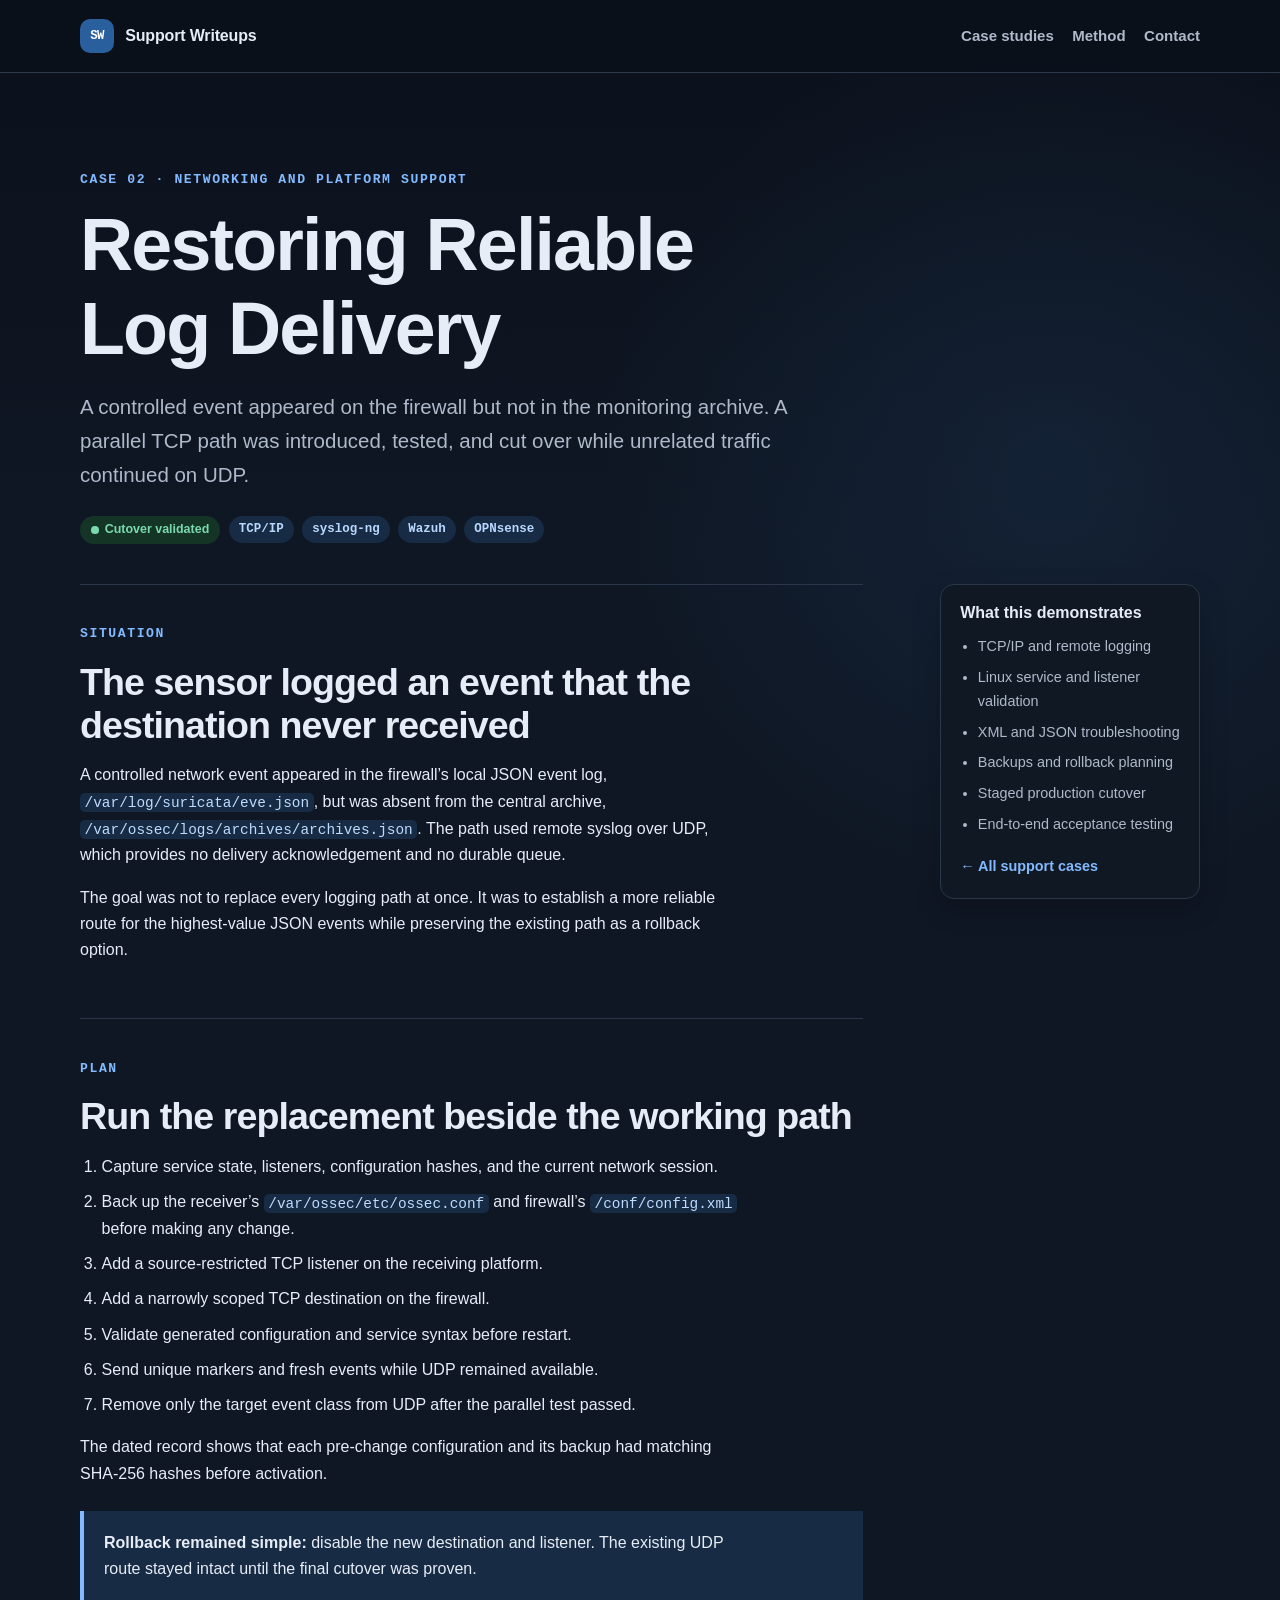
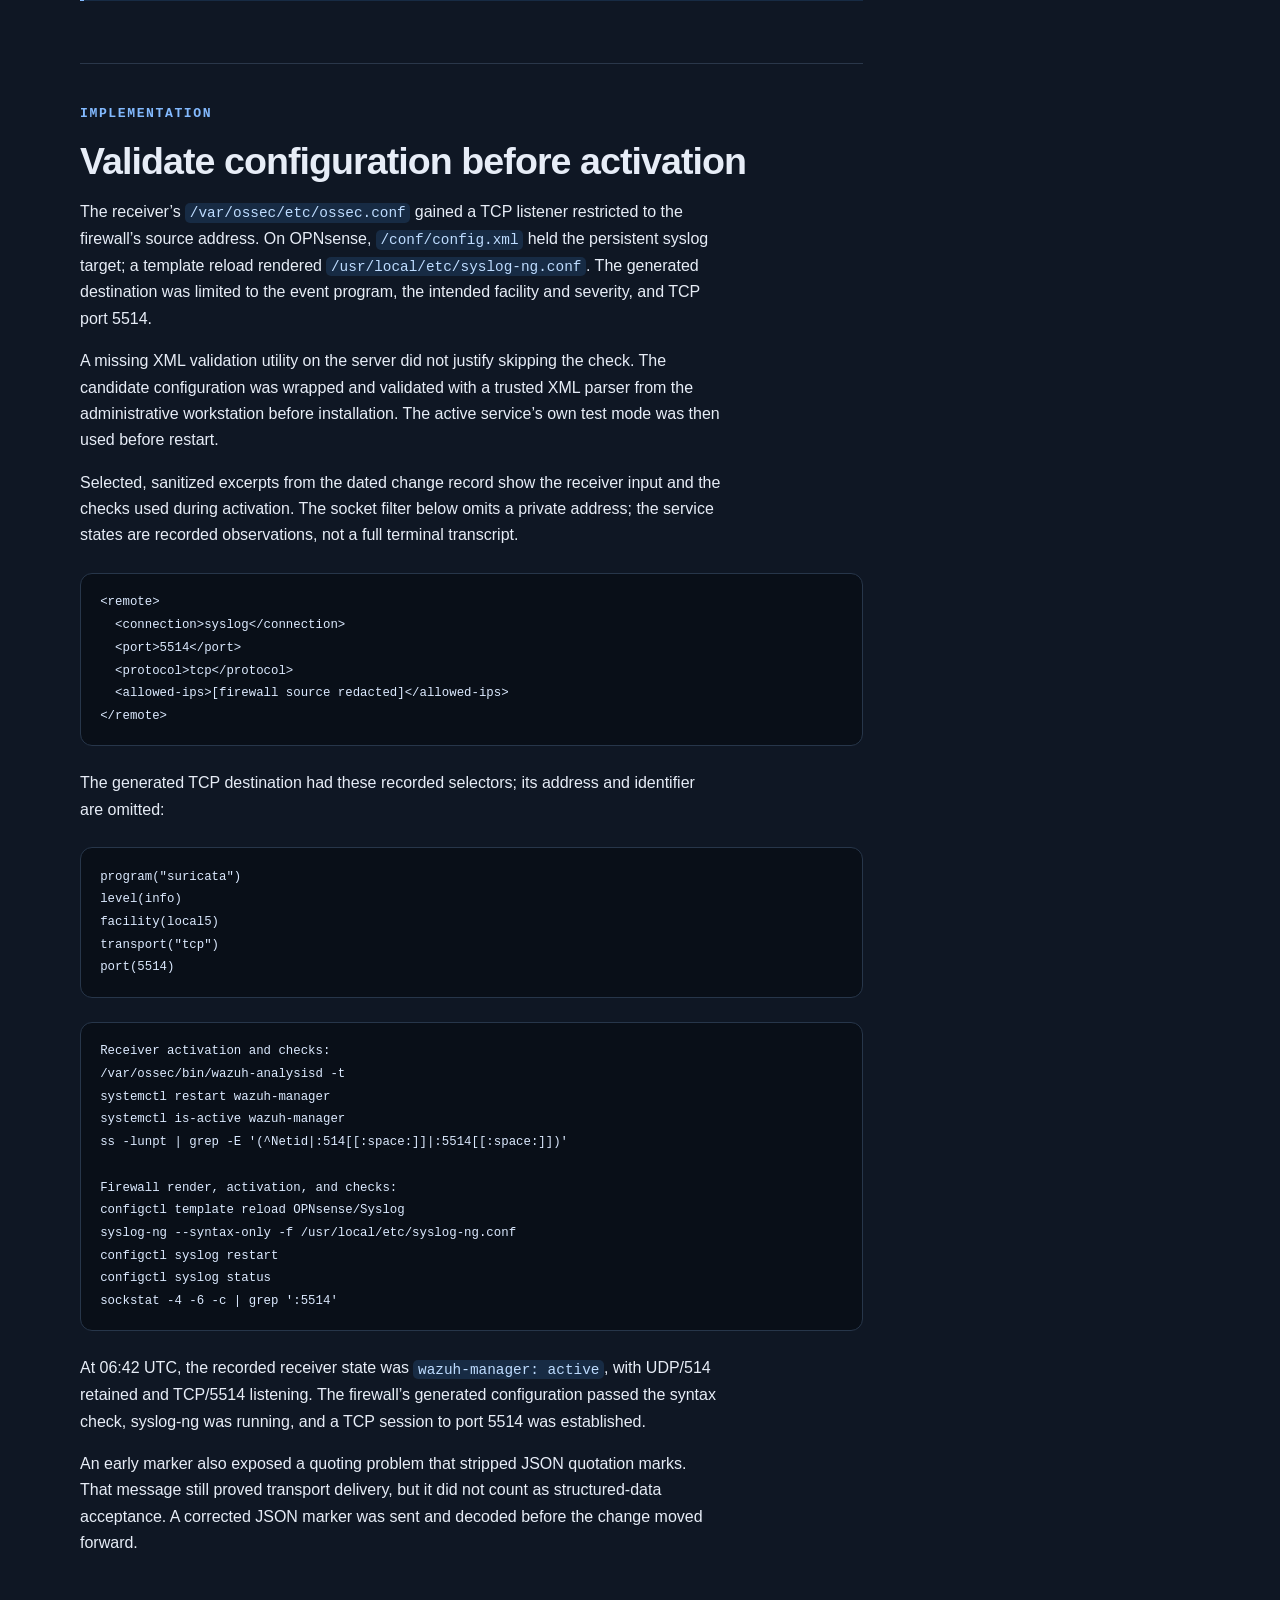
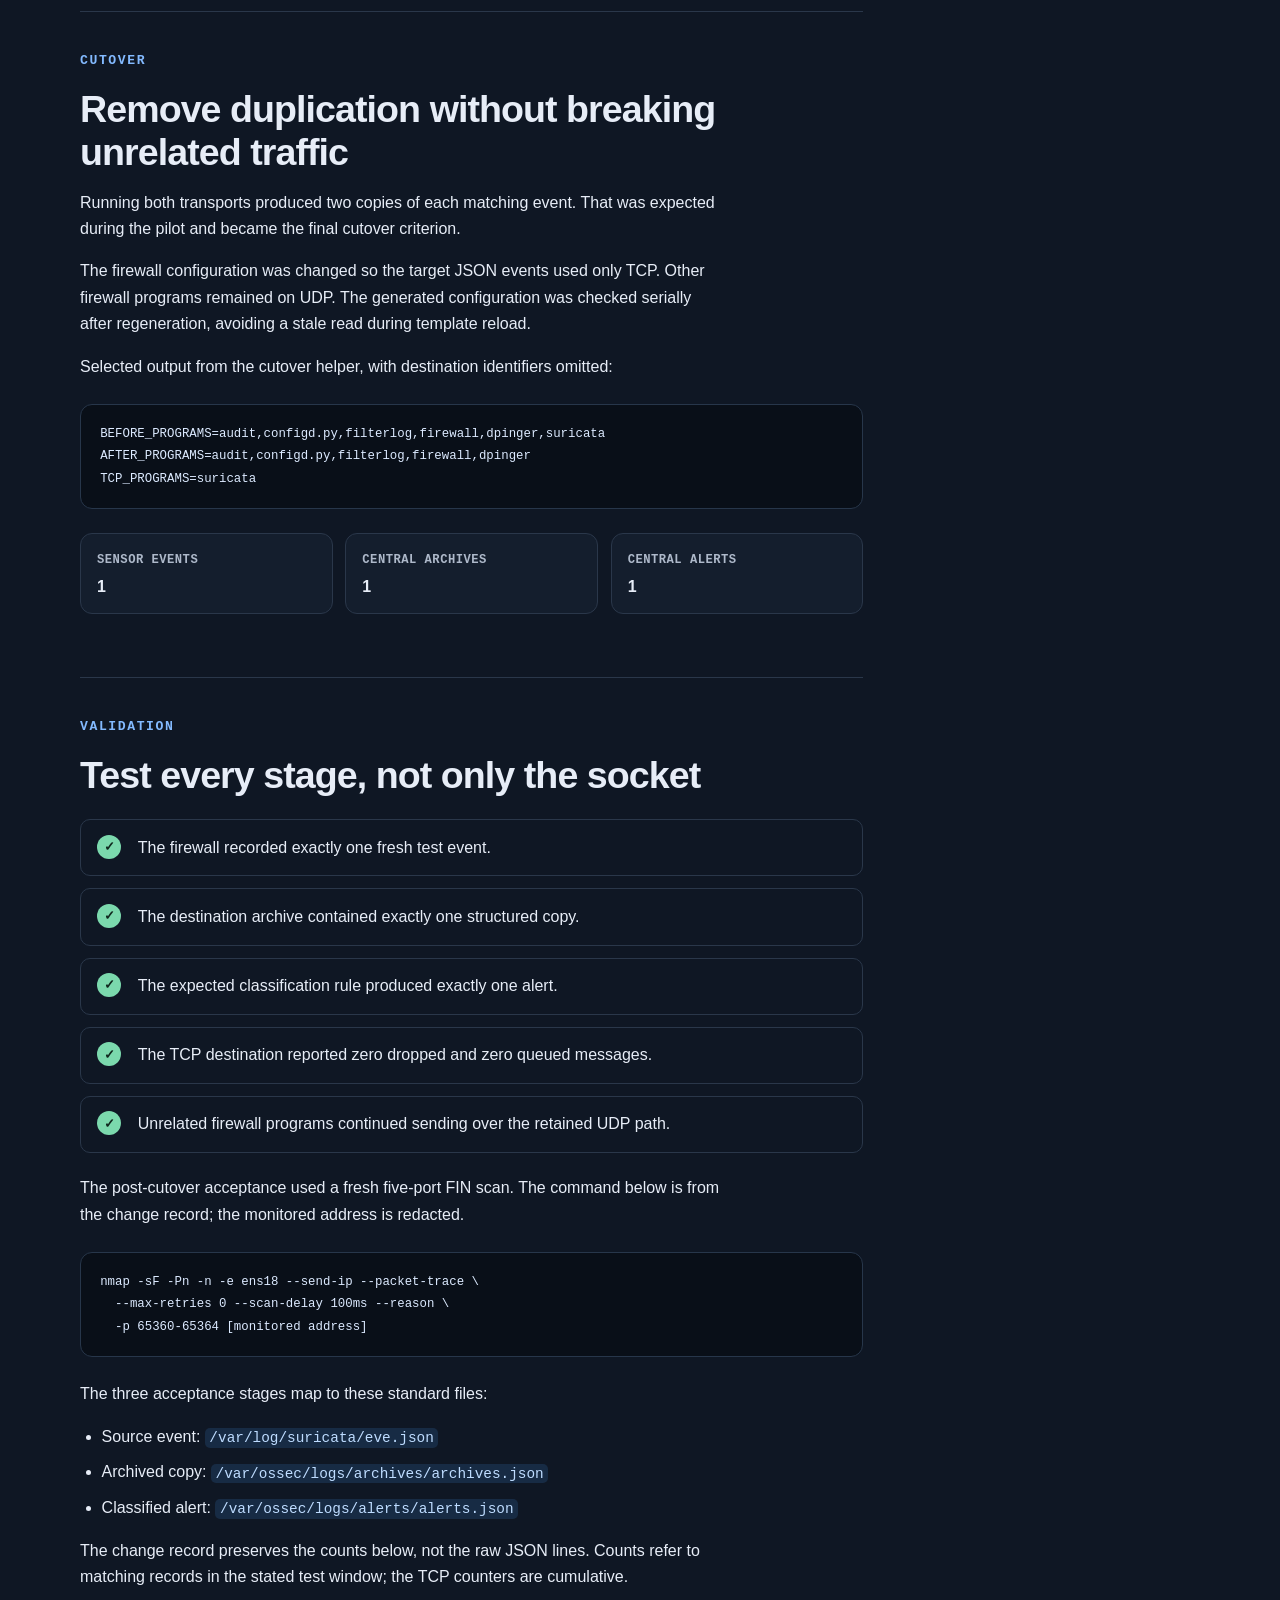
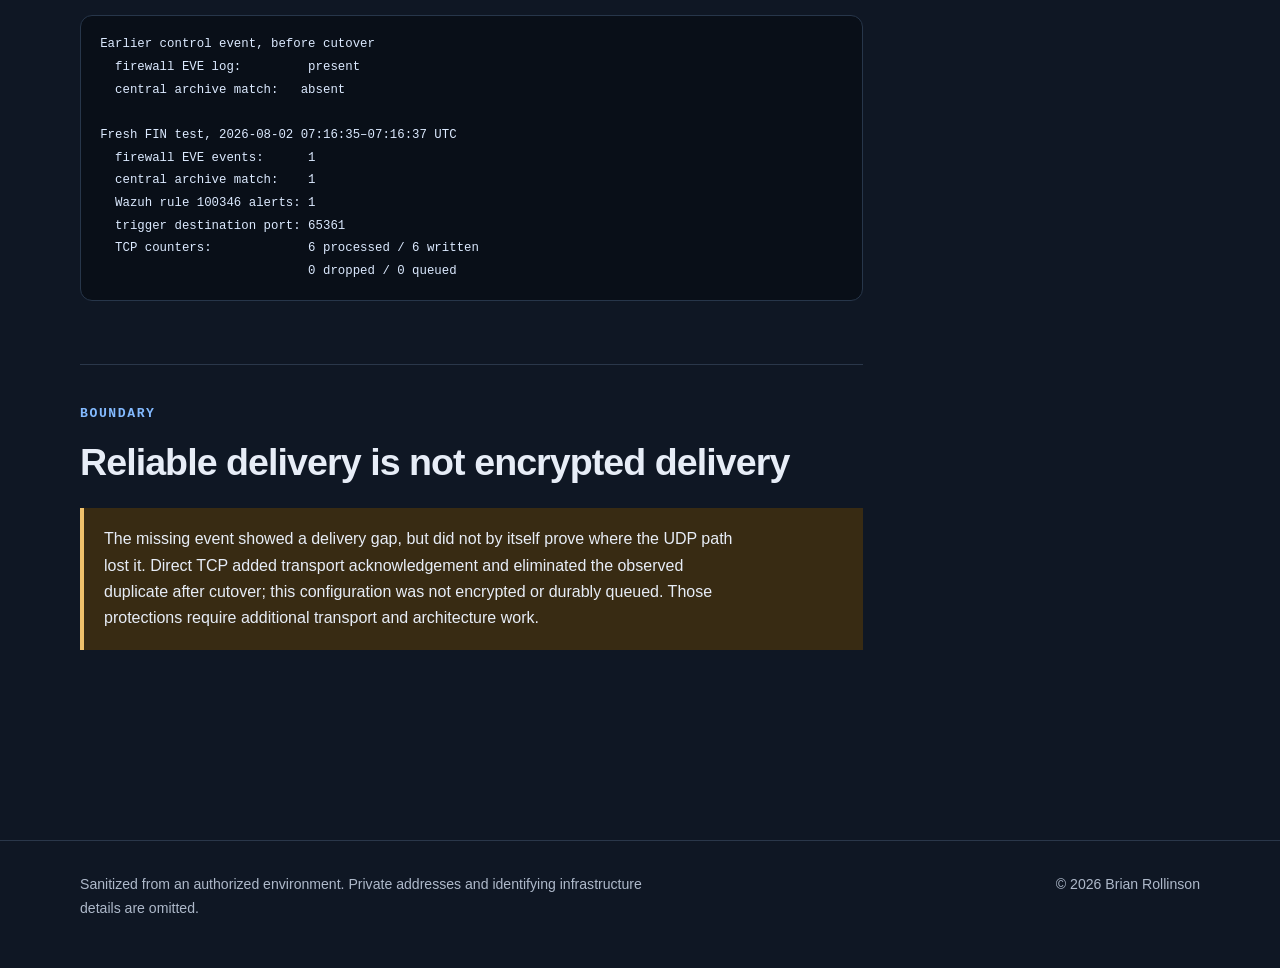
<file: reliable-log-delivery.html>
<!doctype html>
<html lang="en">
<head>
  <meta charset="utf-8">
  <meta name="viewport" content="width=device-width, initial-scale=1">
  <meta name="description" content="A production support case study: migrating a log-delivery path from UDP to TCP with rollback controls and end-to-end acceptance testing.">
  <title>Restoring Reliable Log Delivery | Support Writeups</title>
  <link rel="icon" type="image/svg+xml" href="favicon.svg">
  <link rel="stylesheet" href="styles.css">
</head>
<body>
  <a class="skip-link" href="#main">Skip to content</a>
  <header class="site-header">
    <nav class="nav" aria-label="Primary navigation">
      <a class="brand" href="index.html"><span class="brand-mark" aria-hidden="true">SW</span><span>Support Writeups</span></a>
      <div class="nav-links"><a href="index.html#cases">Case studies</a><a href="index.html#method">Method</a><a href="mailto:brianrolly@icloud.com">Contact</a></div>
    </nav>
  </header>

  <main id="main" class="page">
    <header class="article-hero">
      <p class="eyebrow">Case 02 · Networking and Platform Support</p>
      <h1>Restoring Reliable Log Delivery</h1>
      <p class="lede">A controlled event appeared on the firewall but not in the monitoring archive. A parallel TCP path was introduced, tested, and cut over while unrelated traffic continued on UDP.</p>
      <div class="meta-row">
        <span class="status resolved">Cutover validated</span>
        <span class="tag">TCP/IP</span><span class="tag">syslog-ng</span><span class="tag">Wazuh</span><span class="tag">OPNsense</span>
      </div>
    </header>

    <div class="article-layout">
      <article class="article">
        <section>
          <p class="eyebrow">Situation</p>
          <h2>The sensor logged an event that the destination never received</h2>
          <p>A controlled network event appeared in the firewall’s local JSON event log, <code>/var/log/suricata/eve.json</code>, but was absent from the central archive, <code>/var/ossec/logs/archives/archives.json</code>. The path used remote syslog over UDP, which provides no delivery acknowledgement and no durable queue.</p>
          <p>The goal was not to replace every logging path at once. It was to establish a more reliable route for the highest-value JSON events while preserving the existing path as a rollback option.</p>
        </section>

        <section>
          <p class="eyebrow">Plan</p>
          <h2>Run the replacement beside the working path</h2>
          <ol>
            <li>Capture service state, listeners, configuration hashes, and the current network session.</li>
            <li>Back up the receiver’s <code>/var/ossec/etc/ossec.conf</code> and firewall’s <code>/conf/config.xml</code> before making any change.</li>
            <li>Add a source-restricted TCP listener on the receiving platform.</li>
            <li>Add a narrowly scoped TCP destination on the firewall.</li>
            <li>Validate generated configuration and service syntax before restart.</li>
            <li>Send unique markers and fresh events while UDP remained available.</li>
            <li>Remove only the target event class from UDP after the parallel test passed.</li>
          </ol>
          <p>The dated record shows that each pre-change configuration and its backup had matching SHA-256 hashes before activation.</p>
          <div class="callout"><p><strong>Rollback remained simple:</strong> disable the new destination and listener. The existing UDP route stayed intact until the final cutover was proven.</p></div>
        </section>

        <section>
          <p class="eyebrow">Implementation</p>
          <h2>Validate configuration before activation</h2>
          <p>The receiver’s <code>/var/ossec/etc/ossec.conf</code> gained a TCP listener restricted to the firewall’s source address. On OPNsense, <code>/conf/config.xml</code> held the persistent syslog target; a template reload rendered <code>/usr/local/etc/syslog-ng.conf</code>. The generated destination was limited to the event program, the intended facility and severity, and TCP port 5514.</p>
          <p>A missing XML validation utility on the server did not justify skipping the check. The candidate configuration was wrapped and validated with a trusted XML parser from the administrative workstation before installation. The active service’s own test mode was then used before restart.</p>
          <p>Selected, sanitized excerpts from the dated change record show the receiver input and the checks used during activation. The socket filter below omits a private address; the service states are recorded observations, not a full terminal transcript.</p>
          <pre><code>&lt;remote&gt;
  &lt;connection&gt;syslog&lt;/connection&gt;
  &lt;port&gt;5514&lt;/port&gt;
  &lt;protocol&gt;tcp&lt;/protocol&gt;
  &lt;allowed-ips&gt;[firewall source redacted]&lt;/allowed-ips&gt;
&lt;/remote&gt;</code></pre>
          <p>The generated TCP destination had these recorded selectors; its address and identifier are omitted:</p>
          <pre><code>program("suricata")
level(info)
facility(local5)
transport("tcp")
port(5514)</code></pre>
          <pre><code>Receiver activation and checks:
/var/ossec/bin/wazuh-analysisd -t
systemctl restart wazuh-manager
systemctl is-active wazuh-manager
ss -lunpt | grep -E '(^Netid|:514[[:space:]]|:5514[[:space:]])'

Firewall render, activation, and checks:
configctl template reload OPNsense/Syslog
syslog-ng --syntax-only -f /usr/local/etc/syslog-ng.conf
configctl syslog restart
configctl syslog status
sockstat -4 -6 -c | grep ':5514'</code></pre>
          <p>At 06:42 UTC, the recorded receiver state was <code>wazuh-manager: active</code>, with UDP/514 retained and TCP/5514 listening. The firewall’s generated configuration passed the syntax check, syslog-ng was running, and a TCP session to port 5514 was established.</p>
          <p>An early marker also exposed a quoting problem that stripped JSON quotation marks. That message still proved transport delivery, but it did not count as structured-data acceptance. A corrected JSON marker was sent and decoded before the change moved forward.</p>
        </section>

        <section>
          <p class="eyebrow">Cutover</p>
          <h2>Remove duplication without breaking unrelated traffic</h2>
          <p>Running both transports produced two copies of each matching event. That was expected during the pilot and became the final cutover criterion.</p>
          <p>The firewall configuration was changed so the target JSON events used only TCP. Other firewall programs remained on UDP. The generated configuration was checked serially after regeneration, avoiding a stale read during template reload.</p>
          <p>Selected output from the cutover helper, with destination identifiers omitted:</p>
          <pre><code>BEFORE_PROGRAMS=audit,configd.py,filterlog,firewall,dpinger,suricata
AFTER_PROGRAMS=audit,configd.py,filterlog,firewall,dpinger
TCP_PROGRAMS=suricata</code></pre>
          <div class="fact-grid">
            <div class="fact"><span>Sensor events</span><strong>1</strong></div>
            <div class="fact"><span>Central archives</span><strong>1</strong></div>
            <div class="fact"><span>Central alerts</span><strong>1</strong></div>
          </div>
        </section>

        <section>
          <p class="eyebrow">Validation</p>
          <h2>Test every stage, not only the socket</h2>
          <div class="result-list">
            <div class="result"><span class="result-mark">✓</span><div>The firewall recorded exactly one fresh test event.</div></div>
            <div class="result"><span class="result-mark">✓</span><div>The destination archive contained exactly one structured copy.</div></div>
            <div class="result"><span class="result-mark">✓</span><div>The expected classification rule produced exactly one alert.</div></div>
            <div class="result"><span class="result-mark">✓</span><div>The TCP destination reported zero dropped and zero queued messages.</div></div>
            <div class="result"><span class="result-mark">✓</span><div>Unrelated firewall programs continued sending over the retained UDP path.</div></div>
          </div>
          <p>The post-cutover acceptance used a fresh five-port FIN scan. The command below is from the change record; the monitored address is redacted.</p>
          <pre><code>nmap -sF -Pn -n -e ens18 --send-ip --packet-trace \
  --max-retries 0 --scan-delay 100ms --reason \
  -p 65360-65364 [monitored address]</code></pre>
          <p>The three acceptance stages map to these standard files:</p>
          <ul>
            <li>Source event: <code>/var/log/suricata/eve.json</code></li>
            <li>Archived copy: <code>/var/ossec/logs/archives/archives.json</code></li>
            <li>Classified alert: <code>/var/ossec/logs/alerts/alerts.json</code></li>
          </ul>
          <p>The change record preserves the counts below, not the raw JSON lines. Counts refer to matching records in the stated test window; the TCP counters are cumulative.</p>
          <pre><code>Earlier control event, before cutover
  firewall EVE log:         present
  central archive match:   absent

Fresh FIN test, 2026-08-02 07:16:35–07:16:37 UTC
  firewall EVE events:      1
  central archive match:    1
  Wazuh rule 100346 alerts: 1
  trigger destination port: 65361
  TCP counters:             6 processed / 6 written
                            0 dropped / 0 queued</code></pre>
        </section>

        <section>
          <p class="eyebrow">Boundary</p>
          <h2>Reliable delivery is not encrypted delivery</h2>
          <div class="callout warning"><p>The missing event showed a delivery gap, but did not by itself prove where the UDP path lost it. Direct TCP added transport acknowledgement and eliminated the observed duplicate after cutover; this configuration was not encrypted or durably queued. Those protections require additional transport and architecture work.</p></div>
        </section>
      </article>

      <aside class="article-aside" aria-label="Case summary">
        <h2>What this demonstrates</h2>
        <ul>
          <li>TCP/IP and remote logging</li>
          <li>Linux service and listener validation</li>
          <li>XML and JSON troubleshooting</li>
          <li>Backups and rollback planning</li>
          <li>Staged production cutover</li>
          <li>End-to-end acceptance testing</li>
        </ul>
        <a class="back" href="index.html#cases">← All support cases</a>
      </aside>
    </div>
  </main>

  <footer class="site-footer"><div class="footer-inner"><p>Sanitized from an authorized environment. Private addresses and identifying infrastructure details are omitted.</p><p>© 2026 Brian Rollinson</p></div></footer>
</body>
</html>
</file>
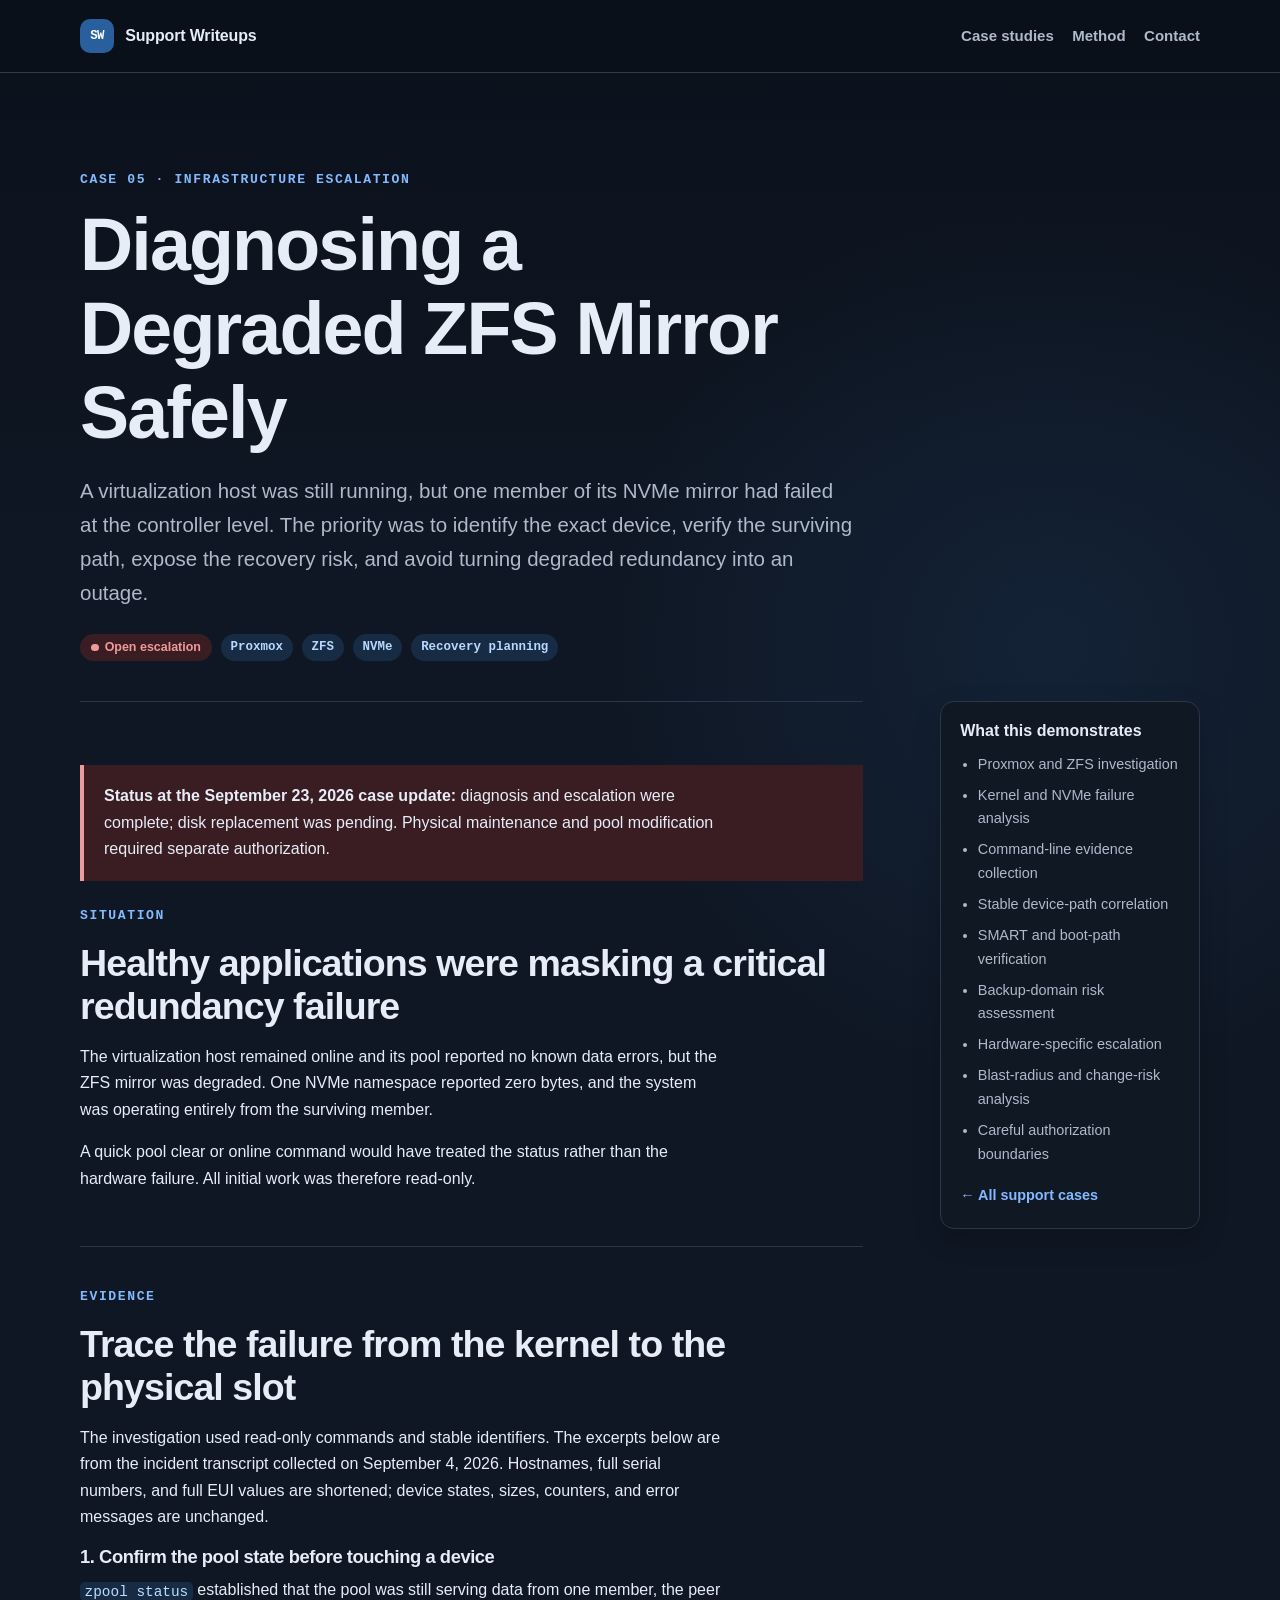
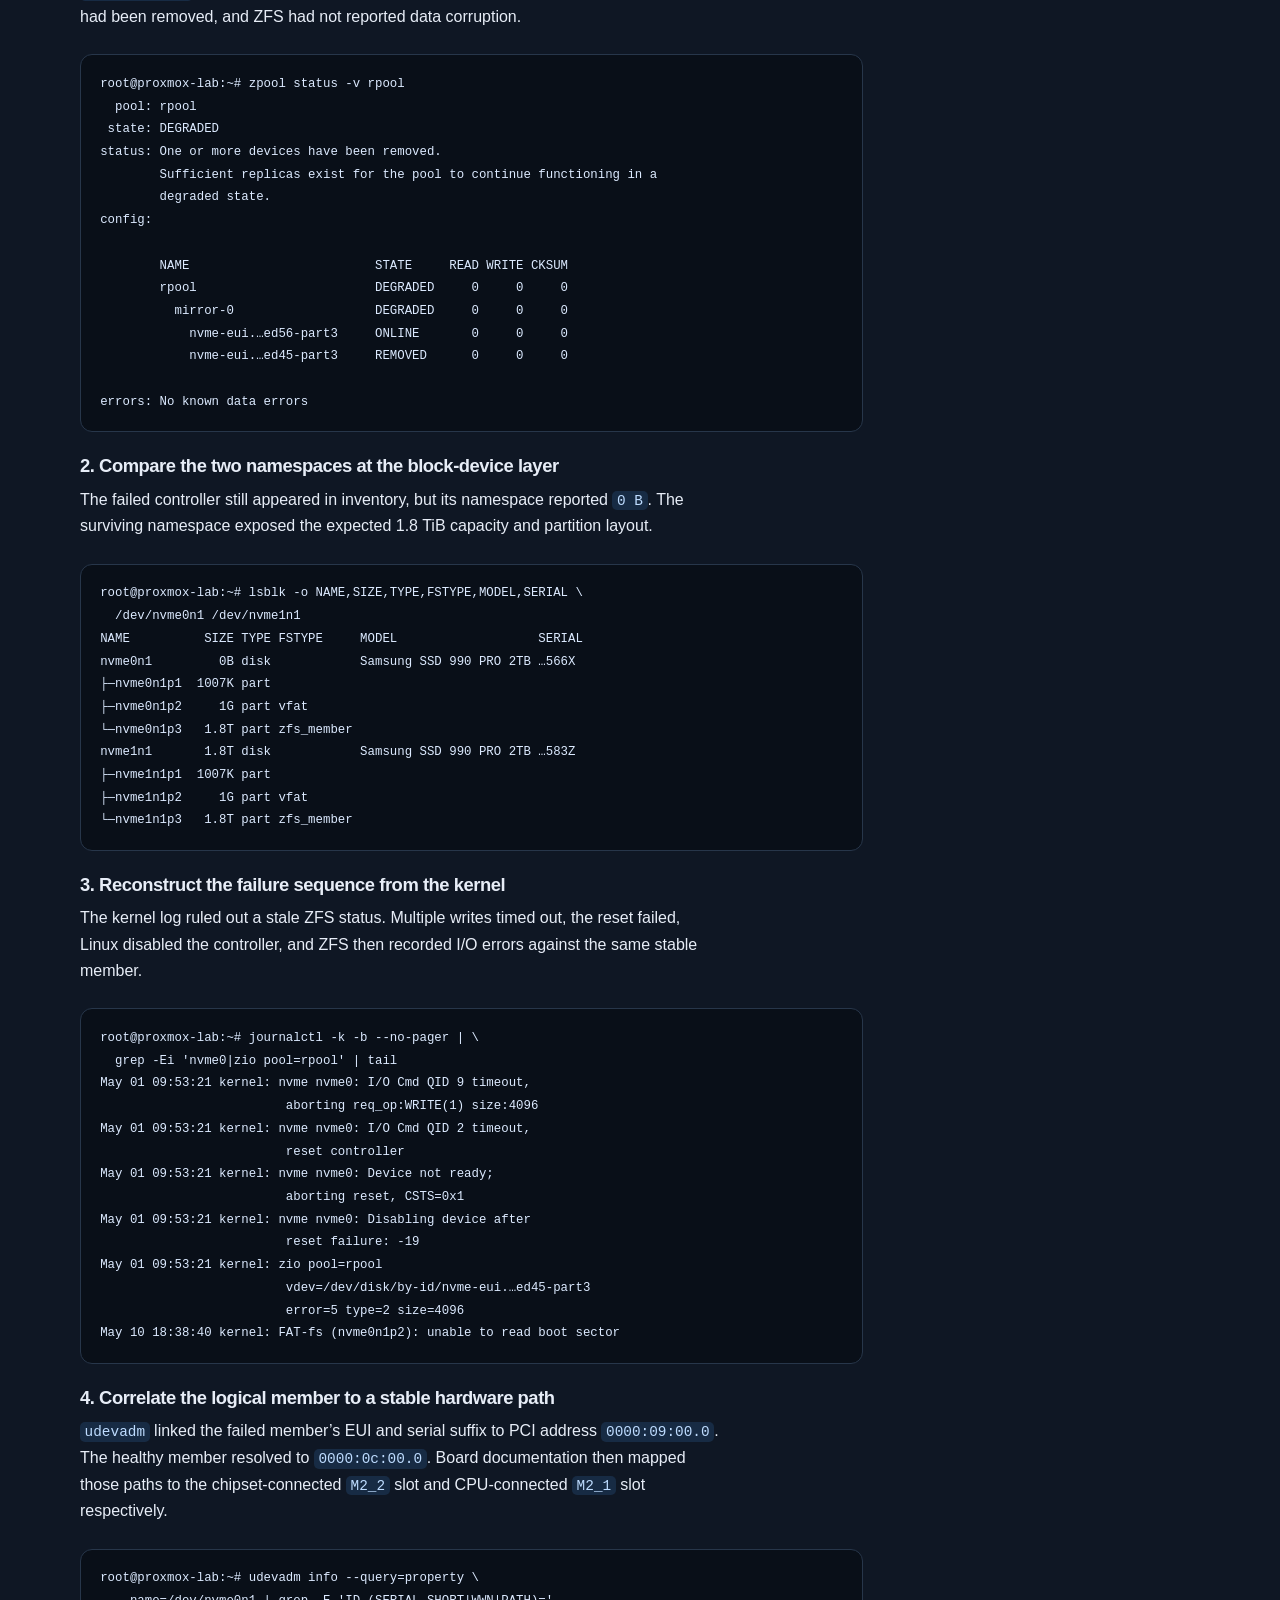
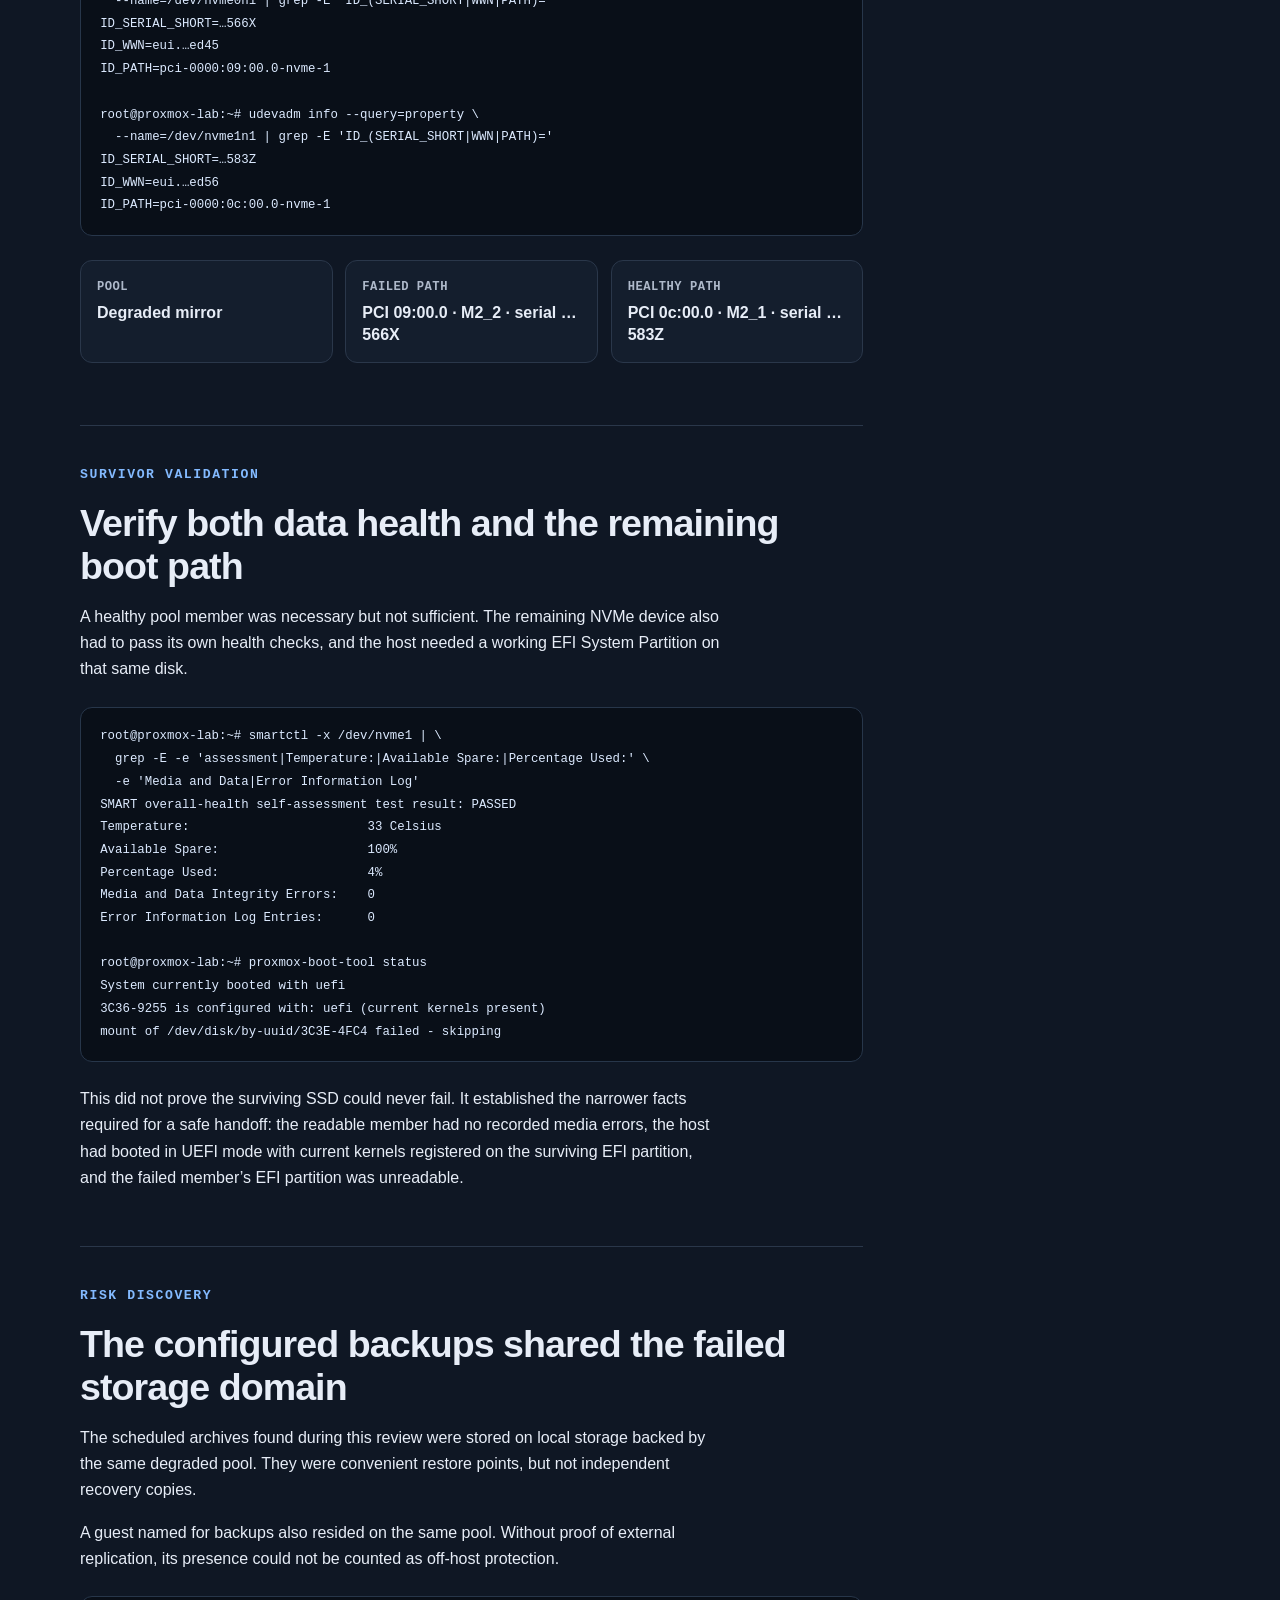
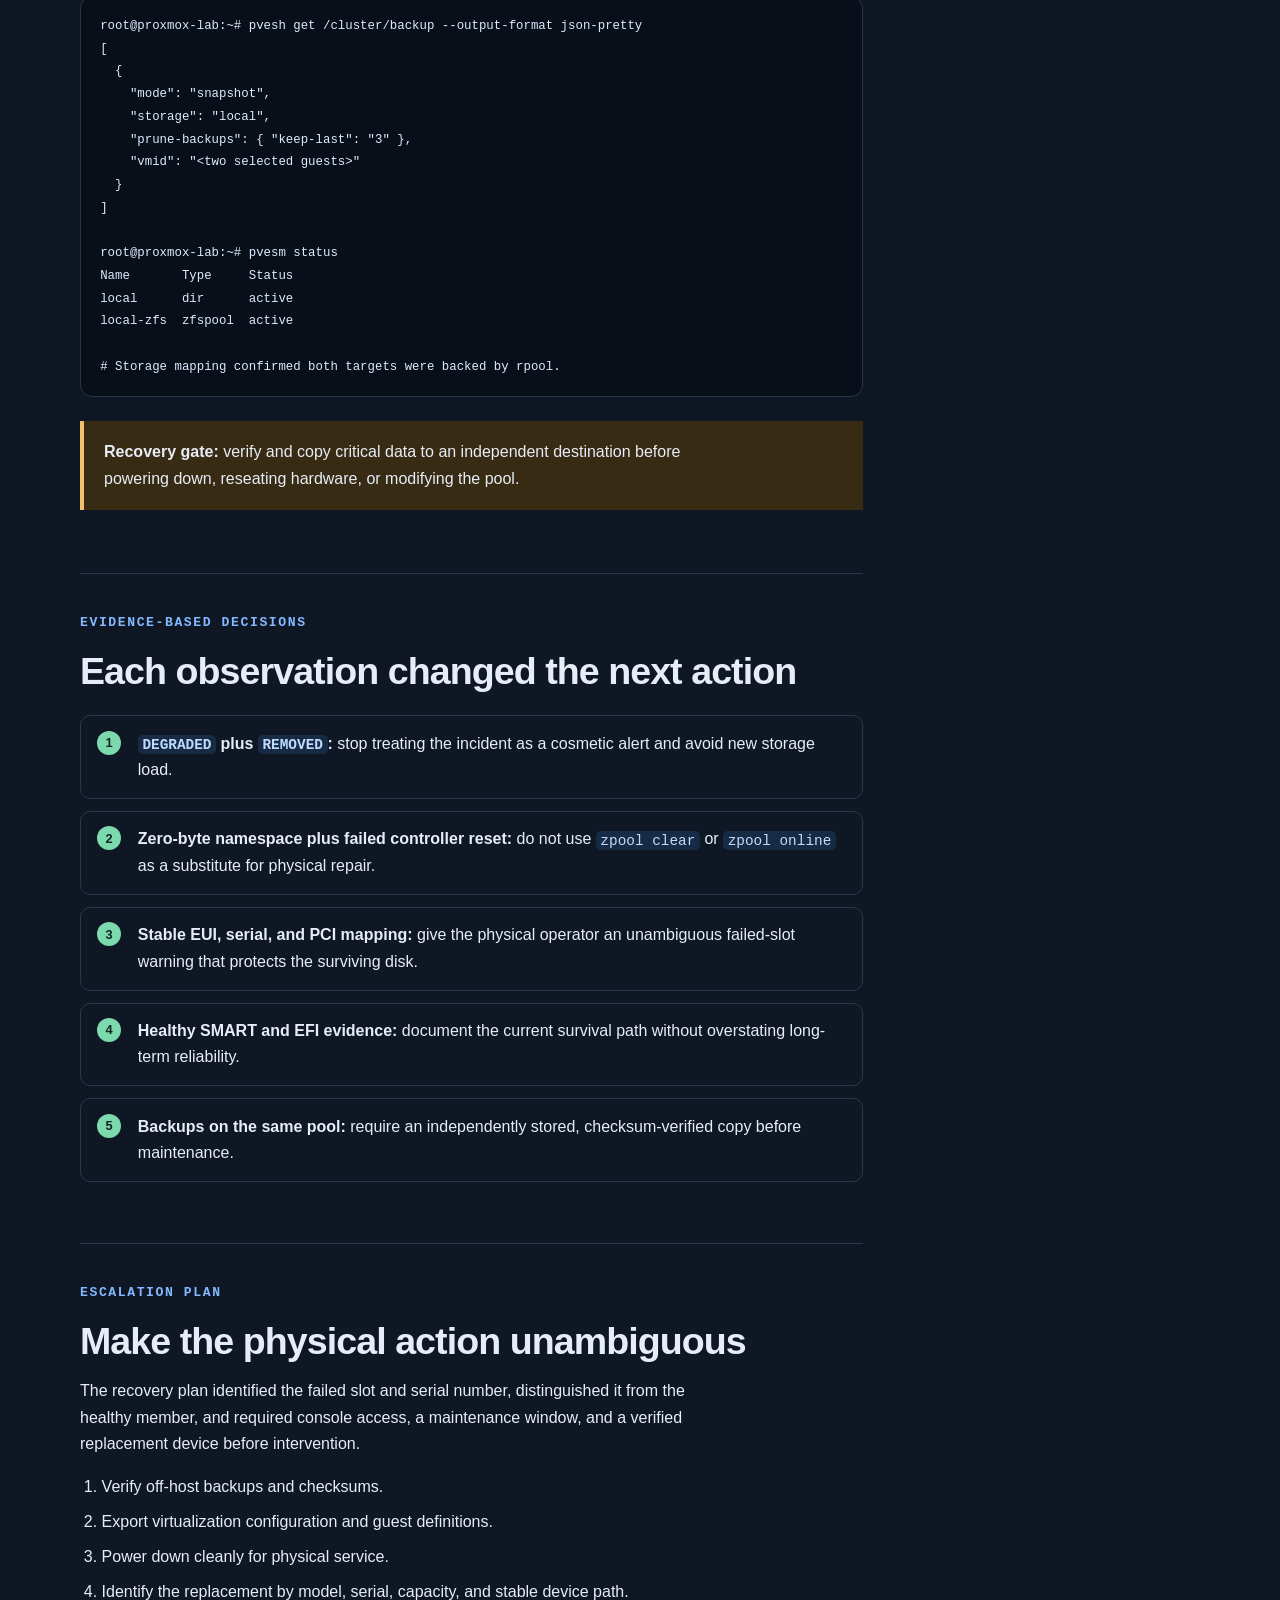
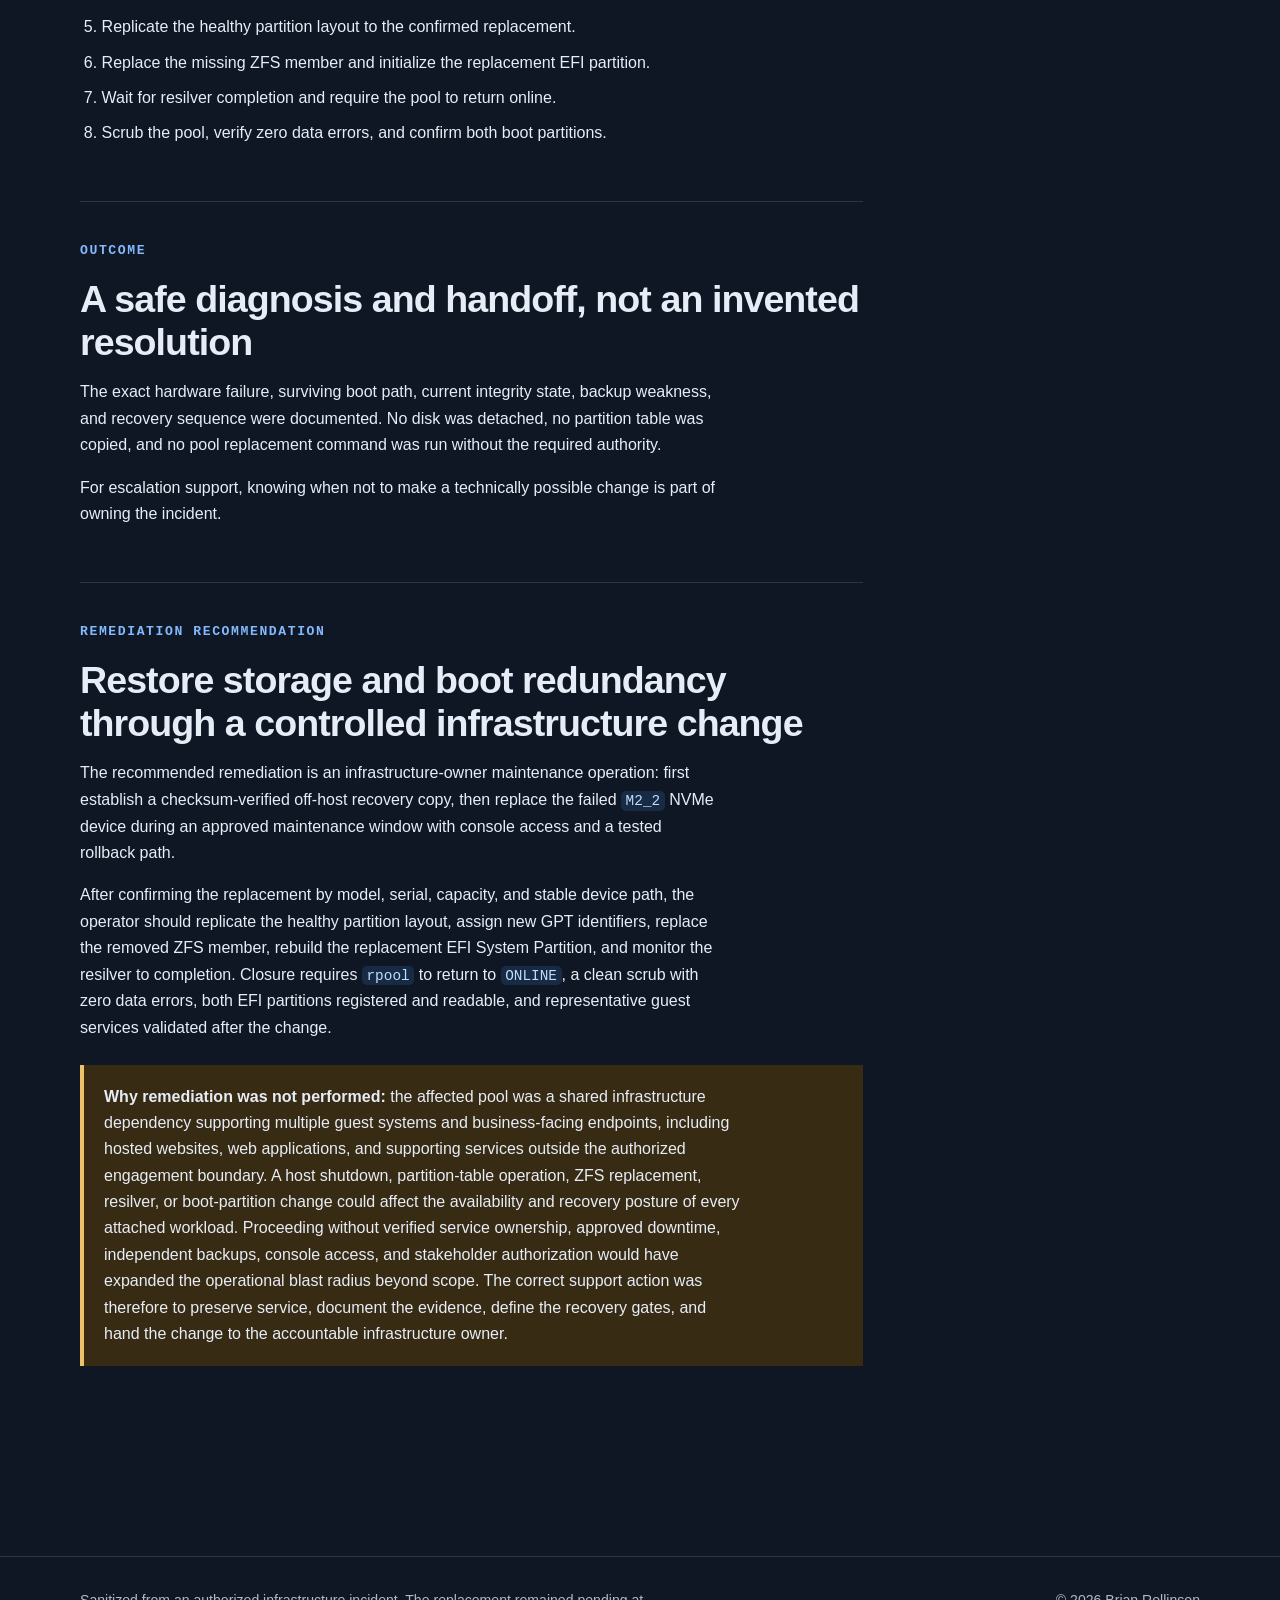
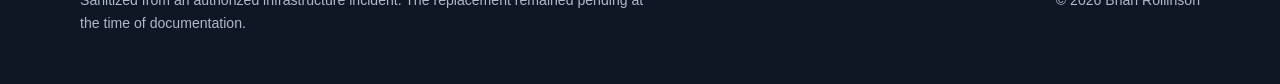
<file: zfs-mirror-incident-triage.html>
<!doctype html>
<html lang="en">
<head>
  <meta charset="utf-8">
  <meta name="viewport" content="width=device-width, initial-scale=1">
  <meta name="description" content="An infrastructure escalation case study: safely diagnosing a degraded Proxmox ZFS mirror and producing a gated recovery plan.">
  <title>Diagnosing a Degraded ZFS Mirror Safely | Support Writeups</title>
  <link rel="icon" type="image/svg+xml" href="favicon.svg">
  <link rel="stylesheet" href="styles.css">
</head>
<body>
  <a class="skip-link" href="#main">Skip to content</a>
  <header class="site-header">
    <nav class="nav" aria-label="Primary navigation">
      <a class="brand" href="index.html"><span class="brand-mark" aria-hidden="true">SW</span><span>Support Writeups</span></a>
      <div class="nav-links"><a href="index.html#cases">Case studies</a><a href="index.html#method">Method</a><a href="mailto:brianrolly@icloud.com">Contact</a></div>
    </nav>
  </header>

  <main id="main" class="page">
    <header class="article-hero">
      <p class="eyebrow">Case 05 · Infrastructure Escalation</p>
      <h1>Diagnosing a Degraded ZFS Mirror Safely</h1>
      <p class="lede">A virtualization host was still running, but one member of its NVMe mirror had failed at the controller level. The priority was to identify the exact device, verify the surviving path, expose the recovery risk, and avoid turning degraded redundancy into an outage.</p>
      <div class="meta-row">
        <span class="status open">Open escalation</span>
        <span class="tag">Proxmox</span><span class="tag">ZFS</span><span class="tag">NVMe</span><span class="tag">Recovery planning</span>
      </div>
    </header>

    <div class="article-layout">
      <article class="article">
        <section>
          <div class="callout open"><p><strong>Status at the September 23, 2026 case update:</strong> diagnosis and escalation were complete; disk replacement was pending. Physical maintenance and pool modification required separate authorization.</p></div>
          <p class="eyebrow">Situation</p>
          <h2>Healthy applications were masking a critical redundancy failure</h2>
          <p>The virtualization host remained online and its pool reported no known data errors, but the ZFS mirror was degraded. One NVMe namespace reported zero bytes, and the system was operating entirely from the surviving member.</p>
          <p>A quick pool clear or online command would have treated the status rather than the hardware failure. All initial work was therefore read-only.</p>
        </section>

        <section>
          <p class="eyebrow">Evidence</p>
          <h2>Trace the failure from the kernel to the physical slot</h2>
          <p>The investigation used read-only commands and stable identifiers. The excerpts below are from the incident transcript collected on September 4, 2026. Hostnames, full serial numbers, and full EUI values are shortened; device states, sizes, counters, and error messages are unchanged.</p>

          <h3>1. Confirm the pool state before touching a device</h3>
          <p><code>zpool status</code> established that the pool was still serving data from one member, the peer had been removed, and ZFS had not reported data corruption.</p>
          <pre><code>root@proxmox-lab:~# zpool status -v rpool
  pool: rpool
 state: DEGRADED
status: One or more devices have been removed.
        Sufficient replicas exist for the pool to continue functioning in a
        degraded state.
config:

        NAME                         STATE     READ WRITE CKSUM
        rpool                        DEGRADED     0     0     0
          mirror-0                   DEGRADED     0     0     0
            nvme-eui.…ed56-part3     ONLINE       0     0     0
            nvme-eui.…ed45-part3     REMOVED      0     0     0

errors: No known data errors</code></pre>

          <h3>2. Compare the two namespaces at the block-device layer</h3>
          <p>The failed controller still appeared in inventory, but its namespace reported <code>0 B</code>. The surviving namespace exposed the expected 1.8 TiB capacity and partition layout.</p>
          <pre><code>root@proxmox-lab:~# lsblk -o NAME,SIZE,TYPE,FSTYPE,MODEL,SERIAL \
  /dev/nvme0n1 /dev/nvme1n1
NAME          SIZE TYPE FSTYPE     MODEL                   SERIAL
nvme0n1         0B disk            Samsung SSD 990 PRO 2TB …566X
├─nvme0n1p1  1007K part
├─nvme0n1p2     1G part vfat
└─nvme0n1p3   1.8T part zfs_member
nvme1n1       1.8T disk            Samsung SSD 990 PRO 2TB …583Z
├─nvme1n1p1  1007K part
├─nvme1n1p2     1G part vfat
└─nvme1n1p3   1.8T part zfs_member</code></pre>

          <h3>3. Reconstruct the failure sequence from the kernel</h3>
          <p>The kernel log ruled out a stale ZFS status. Multiple writes timed out, the reset failed, Linux disabled the controller, and ZFS then recorded I/O errors against the same stable member.</p>
          <pre><code>root@proxmox-lab:~# journalctl -k -b --no-pager | \
  grep -Ei 'nvme0|zio pool=rpool' | tail
May 01 09:53:21 kernel: nvme nvme0: I/O Cmd QID 9 timeout,
                         aborting req_op:WRITE(1) size:4096
May 01 09:53:21 kernel: nvme nvme0: I/O Cmd QID 2 timeout,
                         reset controller
May 01 09:53:21 kernel: nvme nvme0: Device not ready;
                         aborting reset, CSTS=0x1
May 01 09:53:21 kernel: nvme nvme0: Disabling device after
                         reset failure: -19
May 01 09:53:21 kernel: zio pool=rpool
                         vdev=/dev/disk/by-id/nvme-eui.…ed45-part3
                         error=5 type=2 size=4096
May 10 18:38:40 kernel: FAT-fs (nvme0n1p2): unable to read boot sector</code></pre>

          <h3>4. Correlate the logical member to a stable hardware path</h3>
          <p><code>udevadm</code> linked the failed member’s EUI and serial suffix to PCI address <code>0000:09:00.0</code>. The healthy member resolved to <code>0000:0c:00.0</code>. Board documentation then mapped those paths to the chipset-connected <code>M2_2</code> slot and CPU-connected <code>M2_1</code> slot respectively.</p>
          <pre><code>root@proxmox-lab:~# udevadm info --query=property \
  --name=/dev/nvme0n1 | grep -E 'ID_(SERIAL_SHORT|WWN|PATH)='
ID_SERIAL_SHORT=…566X
ID_WWN=eui.…ed45
ID_PATH=pci-0000:09:00.0-nvme-1

root@proxmox-lab:~# udevadm info --query=property \
  --name=/dev/nvme1n1 | grep -E 'ID_(SERIAL_SHORT|WWN|PATH)='
ID_SERIAL_SHORT=…583Z
ID_WWN=eui.…ed56
ID_PATH=pci-0000:0c:00.0-nvme-1</code></pre>
          <div class="fact-grid">
            <div class="fact"><span>Pool</span><strong>Degraded mirror</strong></div>
            <div class="fact"><span>Failed path</span><strong>PCI 09:00.0 · M2_2 · serial …566X</strong></div>
            <div class="fact"><span>Healthy path</span><strong>PCI 0c:00.0 · M2_1 · serial …583Z</strong></div>
          </div>
        </section>

        <section>
          <p class="eyebrow">Survivor validation</p>
          <h2>Verify both data health and the remaining boot path</h2>
          <p>A healthy pool member was necessary but not sufficient. The remaining NVMe device also had to pass its own health checks, and the host needed a working EFI System Partition on that same disk.</p>
          <pre><code>root@proxmox-lab:~# smartctl -x /dev/nvme1 | \
  grep -E -e 'assessment|Temperature:|Available Spare:|Percentage Used:' \
  -e 'Media and Data|Error Information Log'
SMART overall-health self-assessment test result: PASSED
Temperature:                        33 Celsius
Available Spare:                    100%
Percentage Used:                    4%
Media and Data Integrity Errors:    0
Error Information Log Entries:      0

root@proxmox-lab:~# proxmox-boot-tool status
System currently booted with uefi
3C36-9255 is configured with: uefi (current kernels present)
mount of /dev/disk/by-uuid/3C3E-4FC4 failed - skipping</code></pre>
          <p>This did not prove the surviving SSD could never fail. It established the narrower facts required for a safe handoff: the readable member had no recorded media errors, the host had booted in UEFI mode with current kernels registered on the surviving EFI partition, and the failed member’s EFI partition was unreadable.</p>
        </section>

        <section>
          <p class="eyebrow">Risk discovery</p>
          <h2>The configured backups shared the failed storage domain</h2>
          <p>The scheduled archives found during this review were stored on local storage backed by the same degraded pool. They were convenient restore points, but not independent recovery copies.</p>
          <p>A guest named for backups also resided on the same pool. Without proof of external replication, its presence could not be counted as off-host protection.</p>
          <pre><code>root@proxmox-lab:~# pvesh get /cluster/backup --output-format json-pretty
[
  {
    "mode": "snapshot",
    "storage": "local",
    "prune-backups": { "keep-last": "3" },
    "vmid": "&lt;two selected guests&gt;"
  }
]

root@proxmox-lab:~# pvesm status
Name       Type     Status
local      dir      active
local-zfs  zfspool  active

# Storage mapping confirmed both targets were backed by rpool.</code></pre>
          <div class="callout warning"><p><strong>Recovery gate:</strong> verify and copy critical data to an independent destination before powering down, reseating hardware, or modifying the pool.</p></div>
        </section>

        <section>
          <p class="eyebrow">Evidence-based decisions</p>
          <h2>Each observation changed the next action</h2>
          <div class="result-list">
            <div class="result"><span class="result-mark">1</span><div><strong><code>DEGRADED</code> plus <code>REMOVED</code>:</strong> stop treating the incident as a cosmetic alert and avoid new storage load.</div></div>
            <div class="result"><span class="result-mark">2</span><div><strong>Zero-byte namespace plus failed controller reset:</strong> do not use <code>zpool clear</code> or <code>zpool online</code> as a substitute for physical repair.</div></div>
            <div class="result"><span class="result-mark">3</span><div><strong>Stable EUI, serial, and PCI mapping:</strong> give the physical operator an unambiguous failed-slot warning that protects the surviving disk.</div></div>
            <div class="result"><span class="result-mark">4</span><div><strong>Healthy SMART and EFI evidence:</strong> document the current survival path without overstating long-term reliability.</div></div>
            <div class="result"><span class="result-mark">5</span><div><strong>Backups on the same pool:</strong> require an independently stored, checksum-verified copy before maintenance.</div></div>
          </div>
        </section>

        <section>
          <p class="eyebrow">Escalation plan</p>
          <h2>Make the physical action unambiguous</h2>
          <p>The recovery plan identified the failed slot and serial number, distinguished it from the healthy member, and required console access, a maintenance window, and a verified replacement device before intervention.</p>
          <ol>
            <li>Verify off-host backups and checksums.</li>
            <li>Export virtualization configuration and guest definitions.</li>
            <li>Power down cleanly for physical service.</li>
            <li>Identify the replacement by model, serial, capacity, and stable device path.</li>
            <li>Replicate the healthy partition layout to the confirmed replacement.</li>
            <li>Replace the missing ZFS member and initialize the replacement EFI partition.</li>
            <li>Wait for resilver completion and require the pool to return online.</li>
            <li>Scrub the pool, verify zero data errors, and confirm both boot partitions.</li>
          </ol>
        </section>

        <section>
          <p class="eyebrow">Outcome</p>
          <h2>A safe diagnosis and handoff, not an invented resolution</h2>
          <p>The exact hardware failure, surviving boot path, current integrity state, backup weakness, and recovery sequence were documented. No disk was detached, no partition table was copied, and no pool replacement command was run without the required authority.</p>
          <p>For escalation support, knowing when not to make a technically possible change is part of owning the incident.</p>
        </section>

        <section>
          <p class="eyebrow">Remediation recommendation</p>
          <h2>Restore storage and boot redundancy through a controlled infrastructure change</h2>
          <p>The recommended remediation is an infrastructure-owner maintenance operation: first establish a checksum-verified off-host recovery copy, then replace the failed <code>M2_2</code> NVMe device during an approved maintenance window with console access and a tested rollback path.</p>
          <p>After confirming the replacement by model, serial, capacity, and stable device path, the operator should replicate the healthy partition layout, assign new GPT identifiers, replace the removed ZFS member, rebuild the replacement EFI System Partition, and monitor the resilver to completion. Closure requires <code>rpool</code> to return to <code>ONLINE</code>, a clean scrub with zero data errors, both EFI partitions registered and readable, and representative guest services validated after the change.</p>
          <div class="callout warning"><p><strong>Why remediation was not performed:</strong> the affected pool was a shared infrastructure dependency supporting multiple guest systems and business-facing endpoints, including hosted websites, web applications, and supporting services outside the authorized engagement boundary. A host shutdown, partition-table operation, ZFS replacement, resilver, or boot-partition change could affect the availability and recovery posture of every attached workload. Proceeding without verified service ownership, approved downtime, independent backups, console access, and stakeholder authorization would have expanded the operational blast radius beyond scope. The correct support action was therefore to preserve service, document the evidence, define the recovery gates, and hand the change to the accountable infrastructure owner.</p></div>
        </section>
      </article>

      <aside class="article-aside" aria-label="Case summary">
        <h2>What this demonstrates</h2>
        <ul>
          <li>Proxmox and ZFS investigation</li>
          <li>Kernel and NVMe failure analysis</li>
          <li>Command-line evidence collection</li>
          <li>Stable device-path correlation</li>
          <li>SMART and boot-path verification</li>
          <li>Backup-domain risk assessment</li>
          <li>Hardware-specific escalation</li>
          <li>Blast-radius and change-risk analysis</li>
          <li>Careful authorization boundaries</li>
        </ul>
        <a class="back" href="index.html#cases">← All support cases</a>
      </aside>
    </div>
  </main>

  <footer class="site-footer"><div class="footer-inner"><p>Sanitized from an authorized infrastructure incident. The replacement remained pending at the time of documentation.</p><p>© 2026 Brian Rollinson</p></div></footer>
</body>
</html>
</file>
<file: styles.css>
:root {
  color-scheme: dark;
  --ink: #e7edf7;
  --muted: #aeb9ca;
  --subtle: #151e2d;
  --paper: #101824;
  --line: #2a374a;
  --blue: #83baff;
  --blue-dark: #285f9c;
  --blue-soft: #172b44;
  --green: #7bd9ad;
  --green-soft: #143426;
  --amber: #efc16b;
  --amber-soft: #382b13;
  --red: #ef9999;
  --red-soft: #3a1d23;
  --shadow: 0 18px 48px rgba(0, 0, 0, 0.3);
  --radius: 16px;
  --mono: ui-monospace, SFMono-Regular, Menlo, Monaco, Consolas, "Liberation Mono", monospace;
  --sans: Inter, ui-sans-serif, -apple-system, BlinkMacSystemFont, "Segoe UI", sans-serif;
}

* {
  box-sizing: border-box;
}

html {
  scroll-behavior: smooth;
}

body {
  margin: 0;
  color: var(--ink);
  background:
    radial-gradient(circle at 82% 8%, rgba(48, 103, 166, 0.14), transparent 28rem),
    linear-gradient(180deg, #0b111b 0, #0f1724 34rem),
    var(--paper);
  font-family: var(--sans);
  font-size: 1rem;
  line-height: 1.65;
  text-rendering: optimizeLegibility;
}

a {
  color: var(--blue);
  text-underline-offset: 0.18em;
}

a:hover {
  color: #b9d8ff;
}

::selection {
  color: #f7fbff;
  background: #2b639f;
}

a:focus-visible {
  outline: 3px solid var(--blue);
  outline-offset: 4px;
  border-radius: 4px;
}

.skip-link {
  position: fixed;
  left: 1rem;
  top: -4rem;
  z-index: 100;
  padding: 0.7rem 1rem;
  border-radius: 8px;
  color: #fff;
  background: var(--blue-dark);
  font-weight: 700;
}

.skip-link:focus {
  top: 1rem;
}

.site-header {
  border-bottom: 1px solid rgba(219, 226, 236, 0.9);
  border-color: rgba(53, 68, 89, 0.82);
  background: rgba(11, 17, 27, 0.9);
  backdrop-filter: blur(14px);
}

.nav {
  width: min(1120px, calc(100% - 2rem));
  margin: 0 auto;
  min-height: 72px;
  display: flex;
  align-items: center;
  justify-content: space-between;
  gap: 1.5rem;
}

.brand {
  display: inline-flex;
  align-items: center;
  gap: 0.7rem;
  color: var(--ink);
  font-weight: 800;
  text-decoration: none;
  letter-spacing: -0.01em;
}

.brand-mark {
  width: 34px;
  height: 34px;
  display: grid;
  place-items: center;
  border-radius: 10px;
  color: #fff;
  background: var(--blue-dark);
  font-family: var(--mono);
  font-size: 0.78rem;
  letter-spacing: -0.06em;
}

.nav-links {
  display: flex;
  align-items: center;
  gap: 1.15rem;
  font-size: 0.94rem;
  font-weight: 650;
}

.nav-links a {
  color: var(--muted);
  text-decoration: none;
}

.nav-links a:hover,
.nav-links a[aria-current="page"] {
  color: #d9eaff;
}

.page {
  width: min(1120px, calc(100% - 2rem));
  margin: 0 auto;
}

.hero {
  display: grid;
  grid-template-columns: minmax(0, 1.4fr) minmax(280px, 0.6fr);
  gap: clamp(2rem, 6vw, 5rem);
  padding: clamp(4rem, 9vw, 7.5rem) 0 4.5rem;
  align-items: end;
}

.eyebrow {
  margin: 0 0 0.8rem;
  color: var(--blue);
  font-family: var(--mono);
  font-size: 0.82rem;
  font-weight: 800;
  letter-spacing: 0.12em;
  text-transform: uppercase;
}

h1,
h2,
h3 {
  margin-top: 0;
  line-height: 1.14;
  letter-spacing: -0.025em;
}

h1 {
  max-width: 14ch;
  margin-bottom: 1.2rem;
  font-size: clamp(2.7rem, 7vw, 5.7rem);
}

.article-hero h1 {
  max-width: 18ch;
  font-size: clamp(2.35rem, 6vw, 4.6rem);
}

h2 {
  margin-bottom: 1rem;
  font-size: clamp(1.65rem, 4vw, 2.35rem);
}

h3 {
  margin-bottom: 0.6rem;
  font-size: 1.15rem;
}

.lede {
  max-width: 68ch;
  margin: 0;
  color: var(--muted);
  font-size: clamp(1.08rem, 2.2vw, 1.28rem);
  line-height: 1.65;
}

.hero-note {
  padding: 1.2rem 1.25rem;
  border: 1px solid var(--line);
  border-radius: var(--radius);
  background: rgba(18, 27, 41, 0.9);
  box-shadow: var(--shadow);
}

.hero-note strong {
  display: block;
  margin-bottom: 0.45rem;
  color: var(--ink);
}

.hero-note p {
  margin: 0;
  color: var(--muted);
  font-size: 0.94rem;
}

.section {
  padding: 4.5rem 0;
  border-top: 1px solid var(--line);
}

.section-heading {
  display: flex;
  align-items: end;
  justify-content: space-between;
  gap: 2rem;
  margin-bottom: 2rem;
}

.section-heading p {
  max-width: 54ch;
  margin: 0;
  color: var(--muted);
}

.case-grid {
  display: grid;
  grid-template-columns: repeat(2, minmax(0, 1fr));
  gap: 1.25rem;
}

.case-card {
  min-height: 100%;
  display: flex;
  flex-direction: column;
  padding: clamp(1.35rem, 3vw, 2rem);
  border: 1px solid var(--line);
  border-radius: var(--radius);
  color: inherit;
  background: var(--paper);
  box-shadow: 0 10px 28px rgba(0, 0, 0, 0.18);
  text-decoration: none;
  transition: transform 160ms ease, border-color 160ms ease, box-shadow 160ms ease;
}

.case-card:hover {
  transform: translateY(-3px);
  border-color: #4d6d94;
  box-shadow: var(--shadow);
  color: inherit;
}

.card-top,
.meta-row {
  display: flex;
  flex-wrap: wrap;
  align-items: center;
  gap: 0.55rem;
}

.card-top {
  justify-content: space-between;
  margin-bottom: 1.5rem;
}

.case-number {
  color: var(--muted);
  font-family: var(--mono);
  font-size: 0.82rem;
  font-weight: 700;
}

.status,
.tag {
  display: inline-flex;
  align-items: center;
  width: fit-content;
  border-radius: 999px;
  font-size: 0.78rem;
  font-weight: 800;
  line-height: 1;
}

.status {
  gap: 0.38rem;
  padding: 0.48rem 0.68rem;
}

.status::before {
  content: "";
  width: 0.48rem;
  height: 0.48rem;
  border-radius: 50%;
  background: currentColor;
}

.status.resolved {
  color: var(--green);
  background: var(--green-soft);
}

.status.partial {
  color: var(--amber);
  background: var(--amber-soft);
}

.status.open {
  color: var(--red);
  background: var(--red-soft);
}

.case-card h3 {
  max-width: 24ch;
  margin-bottom: 0.85rem;
  font-size: clamp(1.35rem, 3vw, 1.8rem);
}

.case-card > p {
  margin: 0 0 1.5rem;
  color: var(--muted);
}

.tag-list {
  display: flex;
  flex-wrap: wrap;
  gap: 0.45rem;
  margin-top: auto;
}

.tag {
  padding: 0.44rem 0.62rem;
  color: #b9d8ff;
  background: var(--blue-soft);
  font-family: var(--mono);
  font-weight: 700;
}

.case-card .read-more {
  margin-top: 1.35rem;
  color: var(--blue);
  font-weight: 800;
}

.method-grid {
  display: grid;
  grid-template-columns: repeat(4, minmax(0, 1fr));
  gap: 1rem;
}

.method-step {
  padding: 1.25rem;
  border-top: 3px solid var(--blue);
  background: var(--subtle);
}

.method-step span {
  display: block;
  margin-bottom: 0.75rem;
  color: var(--blue);
  font-family: var(--mono);
  font-size: 0.82rem;
  font-weight: 800;
}

.method-step p {
  margin: 0;
  color: var(--muted);
  font-size: 0.94rem;
}

.contact-panel {
  display: flex;
  align-items: center;
  justify-content: space-between;
  gap: 2rem;
  padding: clamp(1.5rem, 4vw, 2.4rem);
  border-radius: var(--radius);
  color: #fff;
  border: 1px solid #356da8;
  background: linear-gradient(135deg, #173c67, #102947);
  box-shadow: var(--shadow);
}

.contact-panel h2 {
  margin-bottom: 0.45rem;
}

.contact-panel p {
  max-width: 60ch;
  margin: 0;
  color: #c8d9ed;
}

.button {
  display: inline-flex;
  align-items: center;
  justify-content: center;
  min-height: 46px;
  padding: 0.7rem 1rem;
  border-radius: 10px;
  color: #0c315a;
  background: #e8f1fc;
  font-weight: 800;
  text-decoration: none;
  white-space: nowrap;
}

.button:hover {
  color: #081f3a;
  background: #ffffff;
}

.site-footer {
  margin-top: 4rem;
  border-top: 1px solid var(--line);
}

.footer-inner {
  width: min(1120px, calc(100% - 2rem));
  margin: 0 auto;
  padding: 2rem 0 3rem;
  display: flex;
  justify-content: space-between;
  gap: 2rem;
  color: var(--muted);
  font-size: 0.88rem;
}

.footer-inner p {
  max-width: 72ch;
  margin: 0;
}

/* Article pages */
.article-hero {
  max-width: 900px;
  padding: clamp(3.5rem, 8vw, 6rem) 0 2.5rem;
}

.article-hero .lede {
  margin-bottom: 1.5rem;
}

.article-layout {
  display: grid;
  grid-template-columns: minmax(0, 1fr) 260px;
  gap: clamp(2rem, 6vw, 5rem);
  align-items: start;
  padding-bottom: 4rem;
}

.article {
  min-width: 0;
}

.article section {
  padding: 2.4rem 0;
  border-top: 1px solid var(--line);
}

.article p,
.article li {
  max-width: 72ch;
}

.article p {
  margin: 0 0 1rem;
}

.article ul,
.article ol {
  padding-left: 1.35rem;
}

.article li + li {
  margin-top: 0.55rem;
}

.fact-grid {
  display: grid;
  grid-template-columns: repeat(3, minmax(0, 1fr));
  gap: 0.8rem;
  margin: 1.5rem 0;
}

.fact {
  padding: 1rem;
  border: 1px solid var(--line);
  border-radius: 12px;
  background: #141e2d;
}

.fact span {
  display: block;
  margin-bottom: 0.35rem;
  color: var(--muted);
  font-family: var(--mono);
  font-size: 0.76rem;
  font-weight: 800;
  letter-spacing: 0.04em;
  text-transform: uppercase;
}

.fact strong {
  display: block;
  line-height: 1.35;
}

.callout {
  margin: 1.5rem 0;
  padding: 1.15rem 1.25rem;
  border-left: 4px solid var(--blue);
  background: var(--blue-soft);
}

.callout.warning {
  border-color: var(--amber);
  background: var(--amber-soft);
}

.callout.open {
  border-color: var(--red);
  background: var(--red-soft);
}

.callout p:last-child {
  margin-bottom: 0;
}

pre {
  max-width: 100%;
  overflow-x: auto;
  margin: 1.5rem 0;
  padding: 1.1rem 1.2rem;
  border-radius: 12px;
  border: 1px solid #27364a;
  color: #dceaff;
  background: #090f18;
  font-family: var(--mono);
  font-size: 0.86rem;
  line-height: 1.65;
}

code {
  padding: 0.12em 0.32em;
  border-radius: 5px;
  color: #bedcff;
  background: var(--blue-soft);
  font-family: var(--mono);
  font-size: 0.9em;
}

pre code {
  padding: 0;
  color: inherit;
  background: transparent;
}

.result-list {
  display: grid;
  gap: 0.75rem;
  margin: 1.4rem 0;
}

.result {
  display: grid;
  grid-template-columns: 28px minmax(0, 1fr);
  gap: 0.8rem;
  align-items: start;
  padding: 0.9rem 1rem;
  border: 1px solid var(--line);
  border-radius: 10px;
}

.result-mark {
  width: 24px;
  height: 24px;
  display: grid;
  place-items: center;
  border-radius: 50%;
  color: #10271d;
  background: var(--green);
  font-size: 0.8rem;
  font-weight: 900;
}

.article-aside {
  position: sticky;
  top: 1rem;
  padding: 1.2rem;
  border: 1px solid var(--line);
  border-radius: 14px;
  background: var(--paper);
  box-shadow: 0 10px 28px rgba(0, 0, 0, 0.18);
}

.article-aside h2 {
  margin-bottom: 0.8rem;
  font-size: 1rem;
  letter-spacing: 0;
}

.article-aside ul {
  margin: 0;
  padding-left: 1.1rem;
  color: var(--muted);
  font-size: 0.9rem;
}

.article-aside li + li {
  margin-top: 0.45rem;
}

.article-aside .back {
  display: inline-block;
  margin-top: 1.1rem;
  font-size: 0.9rem;
  font-weight: 800;
  text-decoration: none;
}

@media (max-width: 850px) {
  .hero,
  .article-layout {
    grid-template-columns: 1fr;
  }

  .hero {
    align-items: start;
  }

  .hero-note {
    max-width: 620px;
  }

  .method-grid {
    grid-template-columns: repeat(2, minmax(0, 1fr));
  }

  .article-aside {
    position: static;
    order: -1;
  }
}

@media (max-width: 660px) {
  .nav {
    min-height: 64px;
  }

  .nav-links a:not(:last-child) {
    display: none;
  }

  .case-grid,
  .fact-grid,
  .method-grid {
    grid-template-columns: 1fr;
  }

  .section-heading,
  .contact-panel,
  .footer-inner {
    align-items: flex-start;
    flex-direction: column;
  }

  .section {
    padding: 3.5rem 0;
  }

  h1 {
    font-size: clamp(2.55rem, 16vw, 4.2rem);
  }
}

@media print {
  :root {
    color-scheme: light;
    --ink: #172033;
    --muted: #5d687c;
    --subtle: #f4f7fb;
    --paper: #ffffff;
    --line: #dbe2ec;
    --blue: #1559a8;
    --blue-dark: #0c3f7d;
    --blue-soft: #e8f1fc;
  }

  .site-header,
  .site-footer,
  .article-aside,
  .contact-panel {
    display: none;
  }

  body {
    color: var(--ink);
    background: #fff;
  }

  .page {
    width: 100%;
  }

  .article-layout {
    display: block;
  }

  a {
    color: inherit;
  }
}
</file>
